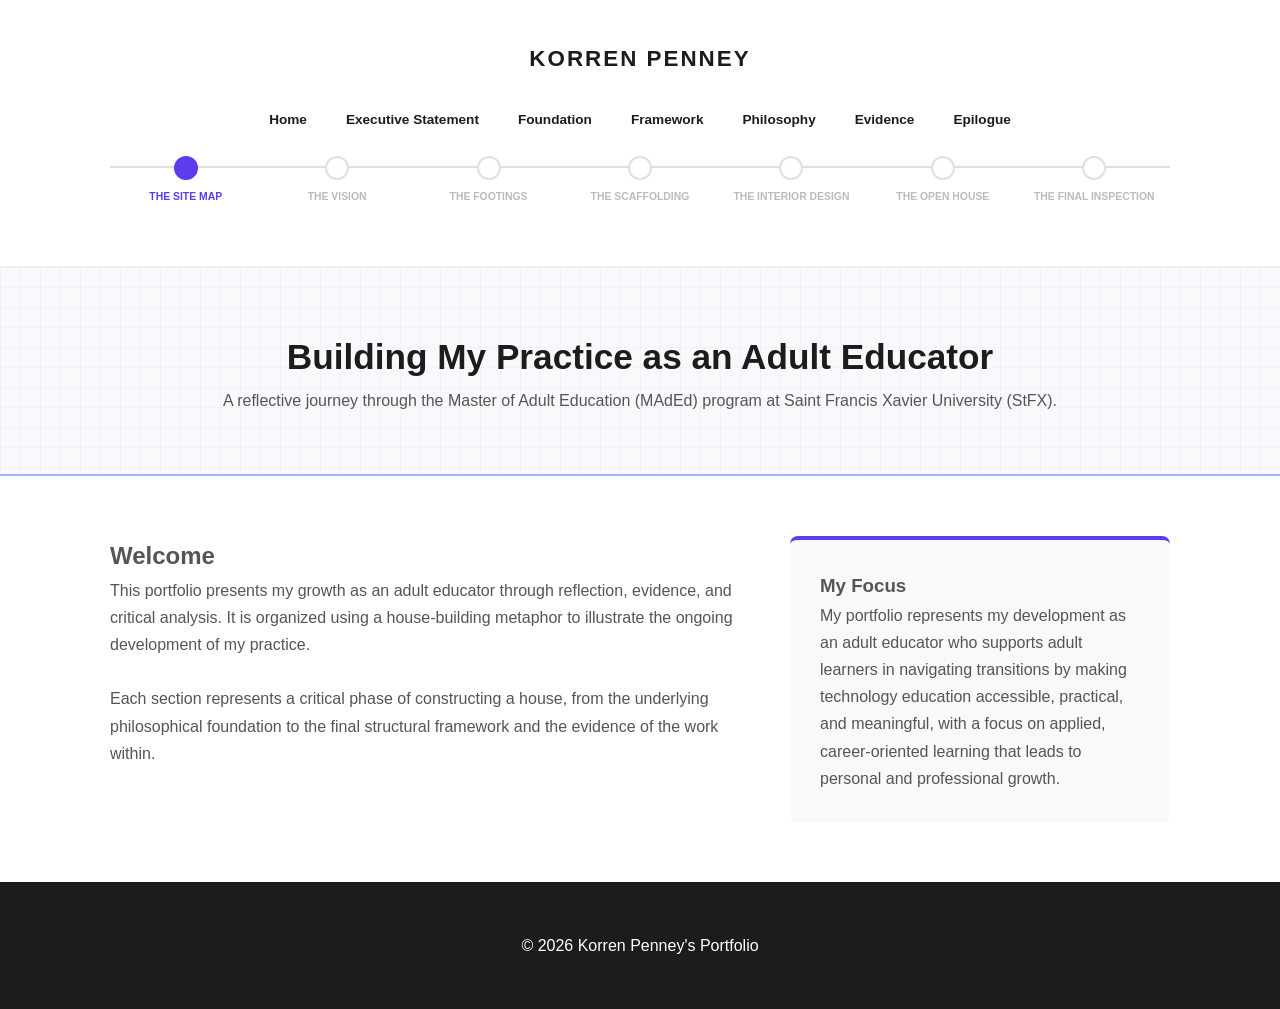
<file: index.html>
<!DOCTYPE html>
<html lang="en">

<head>
    <meta charset="UTF-8">
    <meta name="viewport" content="width=device-width, initial-scale=1.0">
    <title>Korren Penney | Adult Educator Portfolio</title>
    <link rel="stylesheet" href="styles.css">
    <script src="playReadAloud.js"></script>
    <script src="main.js"></script>
    <link rel="icon" type="image/png" href="images/favicon.png">    
</head>

<body>

    <header>
        <div class="container">
            <h1>Korren Penney</h1>
            <!-- Hamburger Button -->
            <button class="nav-toggle" id="menuToggle">☰</button>
            <nav id="navMenu">
                <a href="index.html">Home</a>
                <a href="executive-statement.html">Executive Statement</a>
                <a href="foundation.html">Foundation</a>
                <a href="framework.html">Framework</a>
                <a href="philosophy-statement.html">Philosophy</a>
                <a href="evidence.html">Evidence</a>
                <a href="epilogue.html">Epilogue</a>
            </nav>
            <div class="progress-container">
                <ul class="progress-bar">
                    <li class="active">The Site Map</li>
                    <li>The Vision</li>
                    <li>The Footings</li>
                    <li>The Scaffolding</li>
                    <li>The Interior Design</li>
                    <li>The Open House</li>
                    <li>The Final Inspection</li>
                </ul>
            </div>
        </div>
    </header>
    <!-- start read alound from here -->
    <div class="read-aloud">
        <section class="hero">
            <div class="container">
                <h2>Building My Practice as an Adult Educator</h2>
                <p>
                    A reflective journey through the Master of Adult Education (MAdEd) program at Saint Francis Xavier
                    University (StFX).
                </p>
            </div>
        </section>

        <div class="container">
            <div class="content-wrapper">
                <main class="main-content">
                    <h2>Welcome</h2>
                    <p>
                        This portfolio presents my growth as an adult educator through reflection, evidence, and
                        critical analysis. It is organized
                        using a house-building metaphor to illustrate the ongoing development of my practice.
                    </p>
                    <br>
                    <p>
                        Each section represents a critical phase of constructing a house, from the underlying
                        philosophical foundation to the final structural
                        framework and the evidence of the work within.
                    </p>
                </main>
                <aside class="sidebar">
                    <h3>My Focus</h3>
                    <p>
                        My portfolio represents my development as an adult educator who supports adult learners in
                        navigating transitions by
                        making technology education accessible, practical, and meaningful, with a focus on applied,
                        career-oriented learning
                        that leads to personal and professional growth.
                    </p>
                </aside>
            </div>
        </div>
    </div> <!-- end read aloud from here -->
    <!-- <div class="audio-guide-controls">
        <span class="phase-tag" style="margin-bottom: 0;">Audio Tour Guide</span>
        <div class="button-group">
            <button onclick="playReadAloud()">▶ Play</button>
            <button onclick="pauseReadAloud()">⏸ Pause</button>
            <button onclick="stopReadAloud()">⏹ Stop</button>
        </div>
    </div> -->
    <footer>
        <p>&copy; <span id="year"></span> Korren Penney's Portfolio</p>
    </footer>

</body>

</html>
</file>
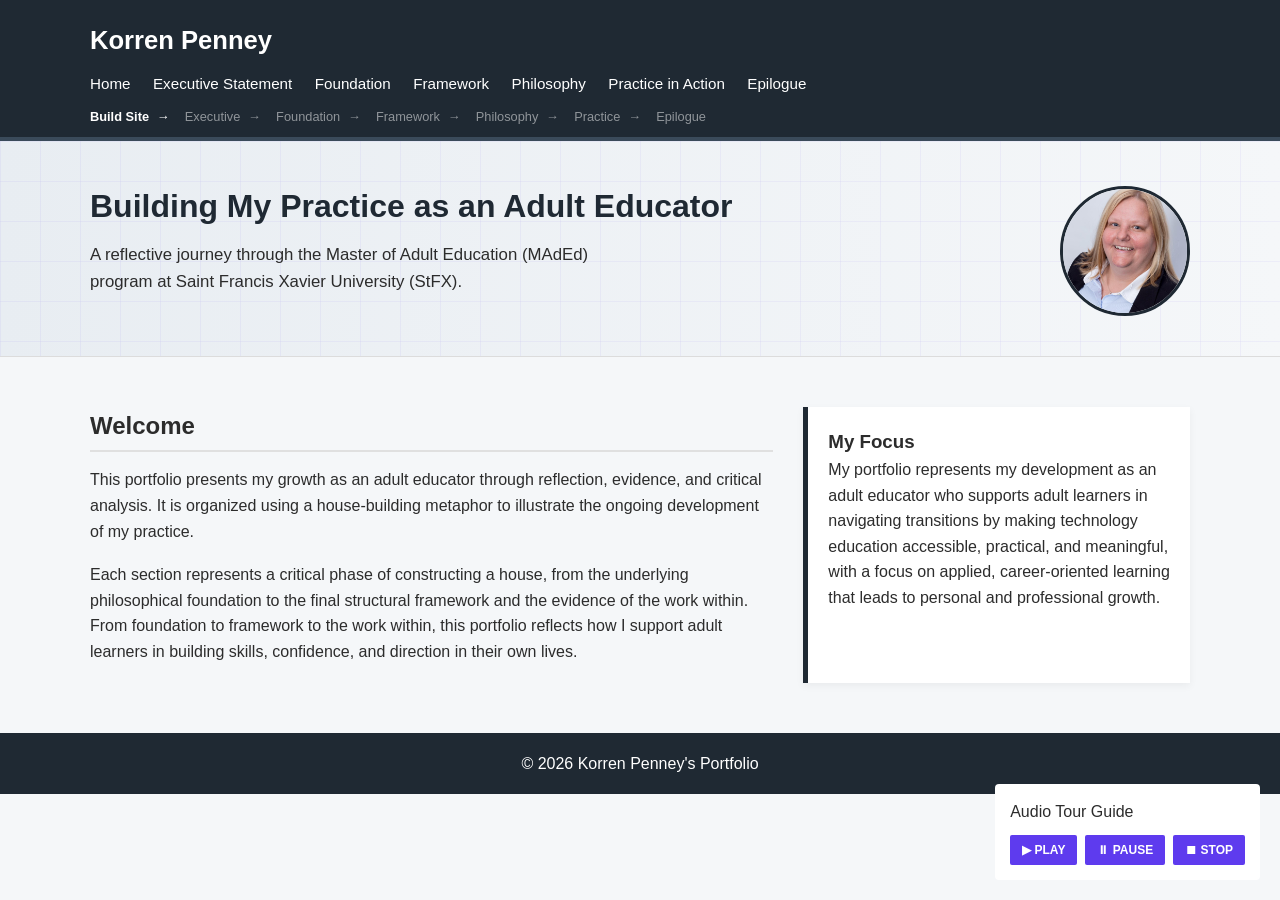
<file: wippages/index.html>
<!DOCTYPE html>
<html lang="en">
<head>
    <meta charset="UTF-8">
    <meta name="viewport" content="width=device-width, initial-scale=1.0">
    <title>Korren Penney | Adult Educator Portfolio</title>
    <link rel="stylesheet" href="styles-home.css">
	<script src="playReadAloud.js"></script>
</head>
<body>

<header>
    <div class="container">
        <h1>Korren Penney</h1>
        <nav>
            <a href="index.html">Home</a>
            <a href="executive-statement.html">Executive Statement</a>
            <a href="foundation.html">Foundation</a>
            <a href="framework.html">Framework</a>
            <a href="philosophy-statement.html">Philosophy</a>
            <a href="evidence.html">Practice in Action</a>
            <a href="epilogue.html">Epilogue</a>
        </nav>

        <div class="progress-container">
            <ul class="progress-bar">
                <li class="active">Build Site</li>
                <li>Executive</li>
                <li>Foundation</li>
                <li>Framework</li>
                <li>Philosophy</li>
                <li>Practice</li>
                <li>Epilogue</li>
            </ul>
        </div>
    </div>
</header>
<!-- start read alound from here -->
<div class="read-aloud"> 
<section class="hero">
    <div class="container hero-content">
        <div class="hero-text">
            <h2>Building My Practice as an Adult Educator</h2>
        <p>
            A reflective journey through the Master of Adult Education (MAdEd) program at Saint Francis Xavier University (StFX).
        </p>
        </div>

        <div class="hero-image">
            <img src="images/profile-picture.jpg" alt="Profile picture of Korren Penney">
        </div>
    </div>
</section>

<div class="container">
    <div class="content-wrapper">
        <main class="main-content">
            <h2>Welcome</h2>

            <p>
                 This portfolio presents my growth as an adult educator through reflection, evidence, and critical analysis. It is organized 
                using a house-building metaphor to illustrate the ongoing development of my practice.
             </p>

            <p>
				Each section represents a critical phase of constructing a house, from the underlying philosophical foundation to the final structural 
                framework and the evidence of the work within. From foundation to framework to the work within, this portfolio reflects how I support 
				adult learners in building skills, confidence, and direction in their own lives.
            </p>
        </main>

        <aside class="sidebar">
            <h3>My Focus</h3>
            <p>
                My portfolio represents my development as an adult educator who supports adult learners in navigating transitions by 
                making technology education accessible, practical, and meaningful, with a focus on applied, career-oriented learning 
                that leads to personal and professional growth.       
            </p>
        </aside>
    </div>
</div>
</div><!-- end read aloud from here -->
<div class="audio-guide-controls">
    <span class="phase-tag" style="margin-bottom: 0;">Audio Tour Guide</span>
    <div class="button-group">
        <button onclick="playReadAloud()">▶ Play</button>
        <button onclick="pauseReadAloud()">⏸ Pause</button>
        <button onclick="stopReadAloud()">⏹ Stop</button>
        <!-- <button onclick="stopReadAloud()" style="background: var(--blueprint-line);">⏭ Skip</button> -->
    </div>
</div>
<footer>
    <p>&copy; <span id="year"></span> Korren Penney's Portfolio</p>
</footer>

<script>
    document.getElementById("year").innerHTML = new Date().getFullYear();
</script>

</body>
</html>
</file>
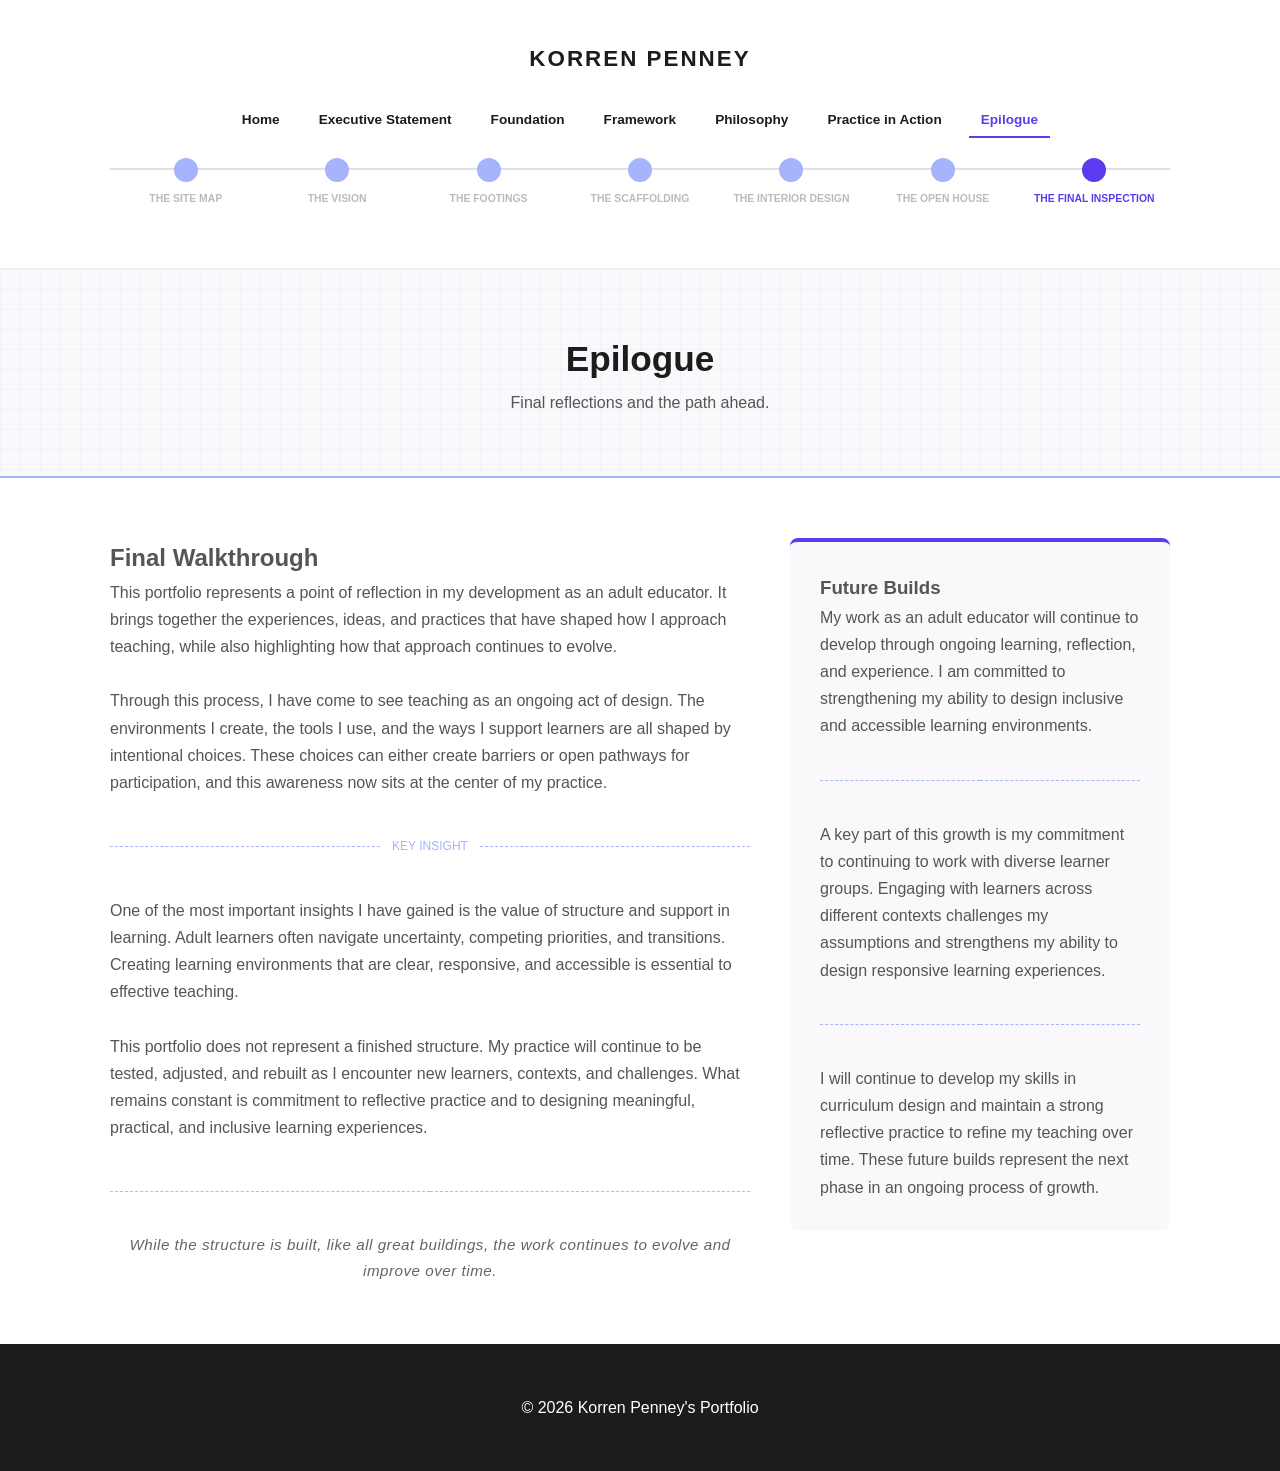
<file: epilogue.html>
<!DOCTYPE html>
<html lang="en">

<head>
    <meta charset="UTF-8">
    <meta name="viewport" content="width=device-width, initial-scale=1.0">
    <title>Epilogue | Korren Penney</title>
    <link rel="stylesheet" href="styles.css">
    <script src="playReadAloud.js"></script>
    <script src="main.js"></script>
    <link rel="icon" type="image/png" href="images/favicon.png">        
</head>

<body>
    <header>
        <div class="container">
            <h1>Korren Penney</h1>
            <!-- Hamburger Button -->
            <button class="nav-toggle" id="menuToggle">☰</button>
            <nav id="navMenu">
                <a href="index.html">Home</a>
                <a href="executive-statement.html">Executive Statement</a>
                <a href="foundation.html">Foundation</a>
                <a href="framework.html">Framework</a>
                <a href="philosophy-statement.html">Philosophy</a>
                <a href="evidence.html">Practice in Action</a>
                <a href="epilogue.html" class="active">Epilogue</a>
            </nav>
            <div class="progress-container">
                <ul class="progress-bar">
                    <li class="completed">The Site Map</li>
                    <li class="completed">The Vision</li>
                    <li class="completed">The Footings</li>
                    <li class="completed">The Scaffolding</li>
                    <li class="completed">The Interior Design</li>                    
                    <li class="completed">The Open House</li>
                    <li class="active">The Final Inspection</li>
                </ul>
            </div>
        </div>
    </header>
    <!-- start read aloud from here -->
    <div class="read-aloud">
        <section class="hero">
            <div class="container">
                <h2>Epilogue</h2>
                <p>Final reflections and the path ahead.</p>
            </div>
        </section>
        <div class="container">
            <div class="content-wrapper">

                <!-- MAIN CONTENT -->
                <main class="main-content">

                    <h2>Final Walkthrough</h2>

                    <p class="drop-cap">
                        This portfolio represents a point of reflection in my development as an adult educator. It
                        brings together the experiences, ideas, and practices that have shaped how I approach teaching, 
                        while also highlighting how that approach continues to evolve.
                    </p>
                    <br>
                    <p>
                        Through this process, I have come to see teaching as an ongoing act of design. The environments
                        I create, the tools I use, and the ways I support learners are all shaped by intentional choices.
                        These choices can either create barriers or open pathways for participation, and this awareness
                        now sits at the center of my practice.
                    </p>

                    <div class="measurement-line">Key Insight</div>

                    <p>
                        One of the most important insights I have gained is the value of structure and support in
                        learning. Adult learners often navigate uncertainty, competing priorities, and transitions. Creating
                        learning environments that are clear, responsive, and accessible is essential to effective teaching.
                    </p>
                    <br>
                    <p>
                        This portfolio does not represent a finished structure. My practice will continue to be tested,
                        adjusted, and rebuilt as I encounter new learners, contexts, and challenges. What remains
                        constant is commitment to reflective practice and to designing meaningful, practical, and inclusive
                        learning experiences.
                    </p>
                    <div class="closing-moment">
                        <div class="measurement-line"></div>
                        <p class="closing-text">
                            While the structure is built, like all great buildings, the work continues to evolve and
                            improve
                            over time.
                        </p>
                    </div>
                </main>

                <!-- SIDEBAR -->
                <aside class="sidebar future-builds">

                    <h3>Future Builds</h3>

                    <p>
                        My work as an adult educator will continue to develop through ongoing learning, reflection, and
                        experience. I am committed to strengthening my ability to design inclusive and accessible learning
                        environments.
                    </p>

                    <div class="measurement-line"></div>

                    <p>
                        A key part of this growth is my commitment to continuing to work with diverse learner groups.
                        Engaging with learners across different contexts challenges my assumptions and strengthens my
                        ability to design responsive learning experiences.
                    </p>

                    <div class="measurement-line"></div>

                    <p>
                        I will continue to develop my skills in curriculum design and maintain a strong reflective
                        practice to refine my teaching over time. These future builds represent the next phase in an ongoing
                        process of growth.
                    </p>

                </aside>

            </div>
        </div>
    </div><!-- end read aloud from here -->
    <!-- <div class="audio-guide-controls">
        <span class="phase-tag" style="margin-bottom: 0;">Audio Tour Guide</span>
        <div class="button-group">
            <button onclick="playReadAloud()">▶ Play</button>
            <button onclick="pauseReadAloud()">⏸ Pause</button>
            <button onclick="stopReadAloud()">⏹ Stop</button>
        </div>
    </div> -->
    <footer>
        <p>&copy; <span id="year"></span> Korren Penney's Portfolio</p>
    </footer>

</body>

</html>
</file>
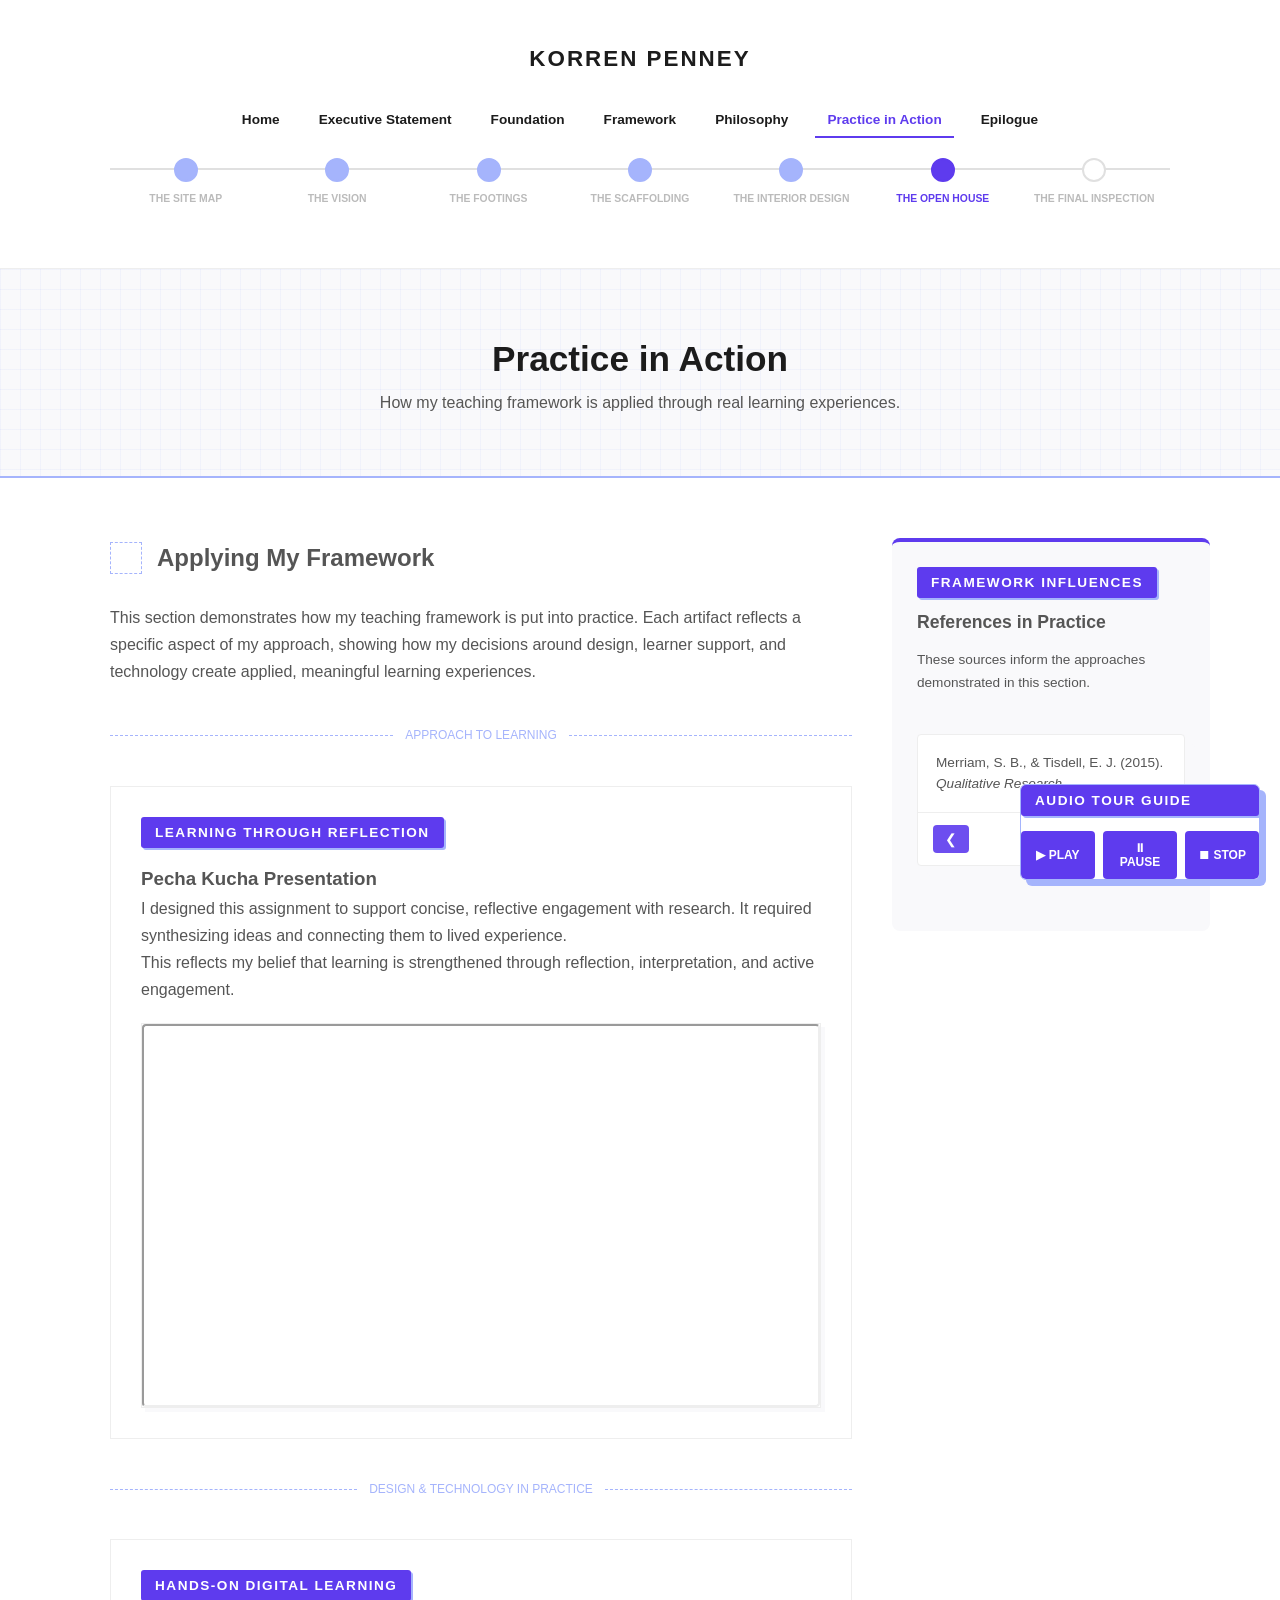
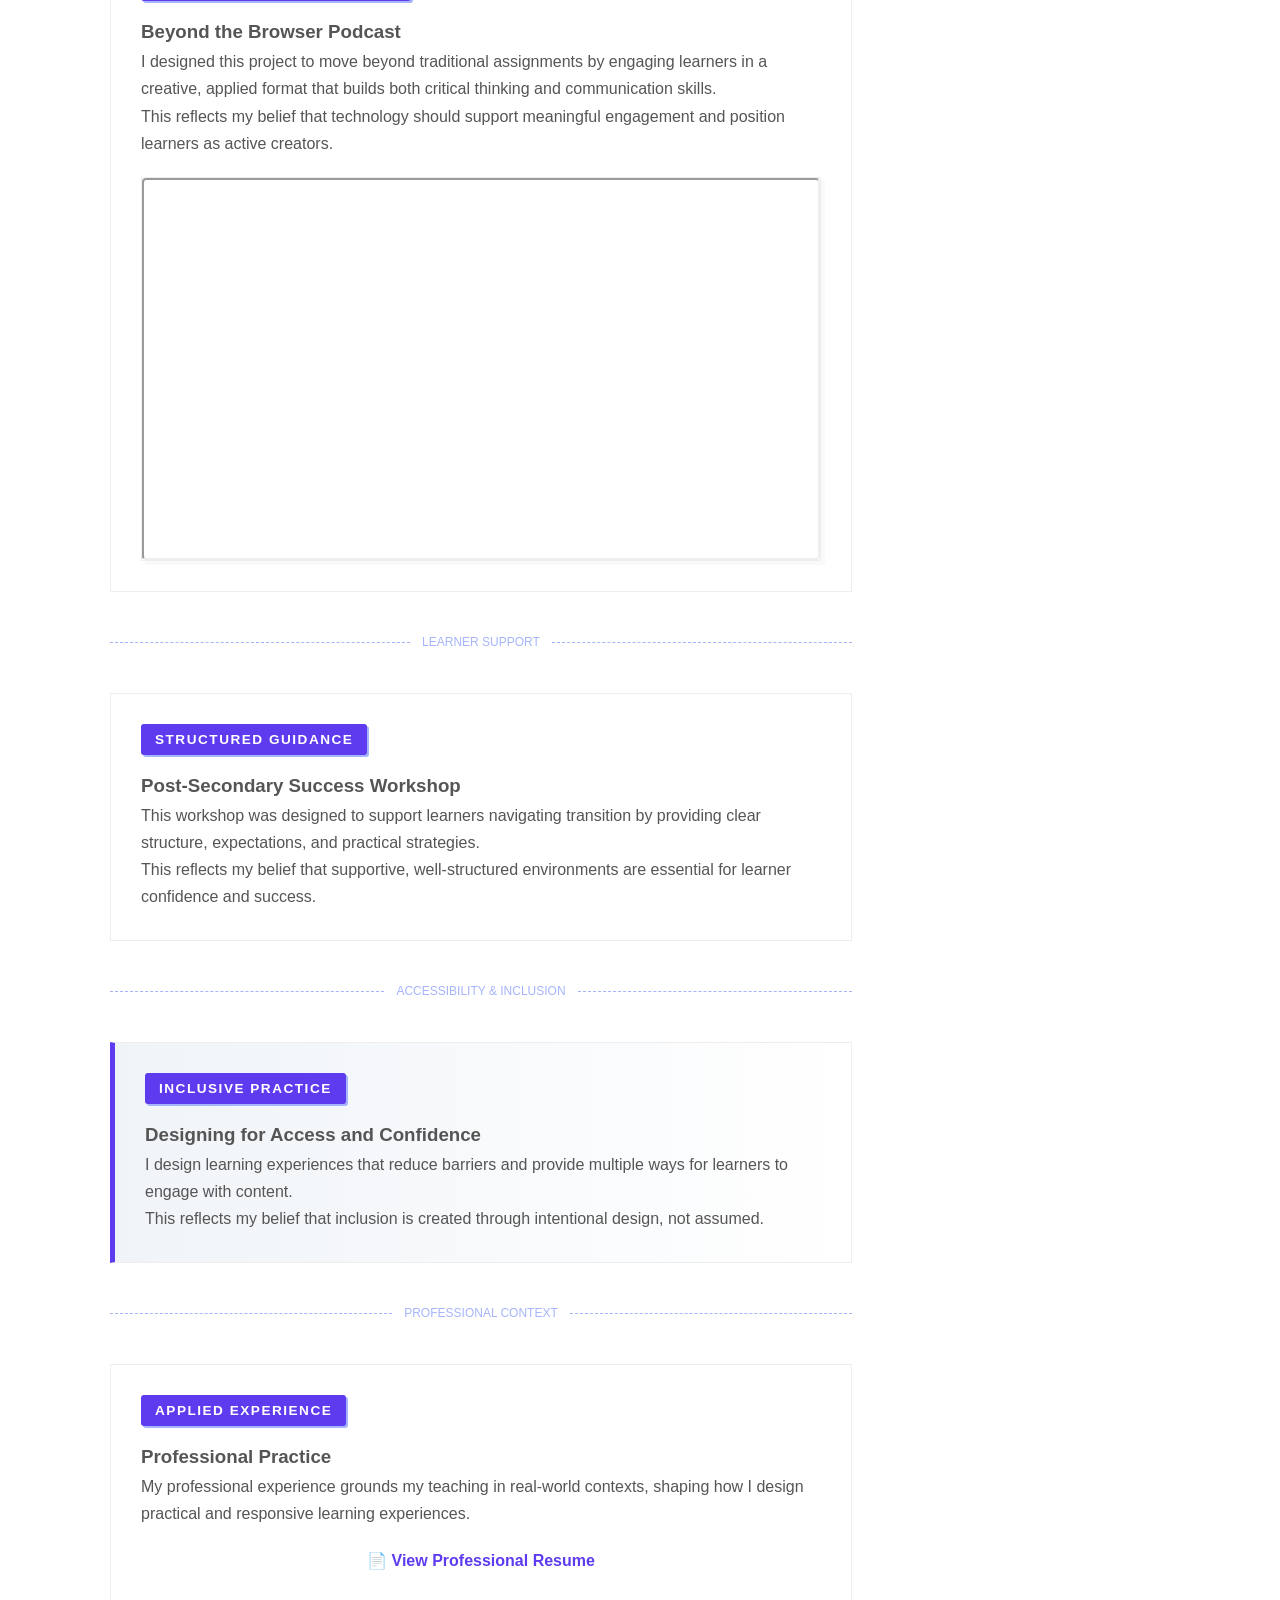
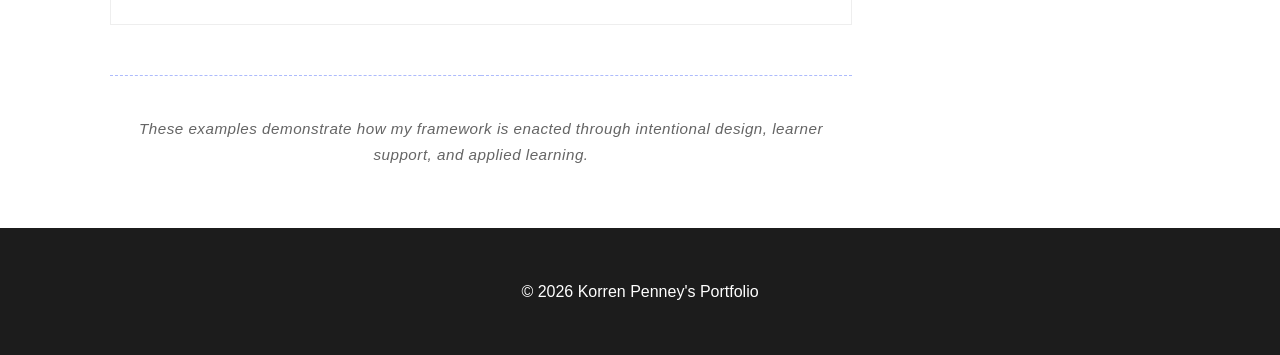
<file: evidence-v2.html>
<!DOCTYPE html>
<html lang="en">

<head>
    <meta charset="UTF-8">
    <meta name="viewport" content="width=device-width, initial-scale=1.0">
    <title>Practice in Action | Korren Penney</title>
    <link rel="stylesheet" href="styles.css">
    <link rel="stylesheet" href="evidence.css">
    <script src="playReadAloud.js"></script>
    <script src="main.js"></script>
</head>

<body>

    <header>
        <div class="container">
            <h1>Korren Penney</h1>
            <!-- Hamburger Button -->
            <button class="nav-toggle" id="menuToggle">☰</button>
            <nav id="navMenu">
                <a href="index.html">Home</a>
                <a href="executive-statement.html">Executive Statement</a>
                <a href="foundation.html">Foundation</a>
                <a href="framework.html">Framework</a>
                <a href="philosophy-statement.html">Philosophy</a>
                <a href="evidence.html" class="active">Practice in Action</a>
                <a href="epilogue.html">Epilogue</a>
            </nav>

            <div class="progress-container">
                <ul class="progress-bar">
                    <li class="completed">The Site Map</li>
                    <li class="completed">The Vision</li>
                    <li class="completed">The Footings</li>
                    <li class="completed">The Scaffolding</li>
                    <li class="completed">The Interior Design</li>                    
                    <li class="active">The Open House</li>
                    <li>The Final Inspection</li>
                </ul>
            </div>
        </div>
    </header>

    <div class="read-aloud">

        <!-- HERO -->
        <section class="hero">
            <div class="container">
                <h2>Practice in Action</h2>
                <p>How my teaching framework is applied through real learning experiences.</p>
            </div>
        </section>

        <!-- MAIN + SIDEBAR -->
        <div class="container">
            <div class="content-wrapper">

                <!-- MAIN CONTENT -->
                <main class="main-content">

                    <div class="blueprint-header">
                        <h2>Applying My Framework</h2>
                    </div>

                    <p class="intro-text">
                        This section demonstrates how my teaching framework is put into practice. Each artifact reflects
                        a specific aspect of my approach, showing how my decisions around design, learner support, and
                        technology create applied, meaningful learning experiences.
                    </p>

                    <!-- APPROACH -->
                    <div class="measurement-line">Approach to Learning</div>

                    <div class="building-block">
                        <span class="phase-tag">Learning Through Reflection</span>
                        <h3>Pecha Kucha Presentation</h3>

                        <p>
                            I designed this assignment to support concise, reflective engagement with research. It
                            required synthesizing ideas and connecting them to lived experience.
                        </p>

                        <p>
                            This reflects my belief that learning is strengthened through reflection, interpretation,
                            and active engagement.
                        </p>

                        <div class="video-container">
                            <iframe src="https://www.canva.com/design/DAHIJej48yo/eV2MFNRAUBNJF_4-zEfekQ/watch?embed"
                                allowfullscreen></iframe>
                        </div>
                    </div>

                    <!-- DESIGN + TECH -->
                    <div class="measurement-line">Design & Technology in Practice</div>

                    <div class="building-block">
                        <span class="phase-tag">Hands-On Digital Learning</span>
                        <h3>Beyond the Browser Podcast</h3>

                        <p>
                            I designed this project to move beyond traditional assignments by engaging learners in a
                            creative, applied format that builds both critical thinking and communication skills.
                        </p>

                        <p>
                            This reflects my belief that technology should support meaningful engagement and position
                            learners as active creators.
                        </p>

                        <div class="video-container">
                            <iframe src="https://www.canva.com/design/DAGmZUNaYRA/rFJ-bNni1N3cfDHul9PZfg/watch?embed"
                                allowfullscreen></iframe>
                        </div>
                    </div>

                    <!-- SUPPORT -->
                    <div class="measurement-line">Learner Support</div>

                    <div class="building-block">
                        <span class="phase-tag">Structured Guidance</span>
                        <h3>Post-Secondary Success Workshop</h3>

                        <p>
                            This workshop was designed to support learners navigating transition by providing clear
                            structure, expectations, and practical strategies.
                        </p>

                        <p>
                            This reflects my belief that supportive, well-structured environments are essential for
                            learner confidence and success.
                        </p>
                    </div>

                    <!-- ACCESSIBILITY -->
                    <div class="measurement-line">Accessibility & Inclusion</div>

                    <div class="building-block highlight-block">
                        <span class="phase-tag">Inclusive Practice</span>
                        <h3>Designing for Access and Confidence</h3>

                        <p>
                            I design learning experiences that reduce barriers and provide multiple ways for learners to
                            engage with content.
                        </p>

                        <p>
                            This reflects my belief that inclusion is created through intentional design, not assumed.
                        </p>
                    </div>

                    <!-- PROFESSIONAL -->
                    <div class="measurement-line">Professional Context</div>

                    <div class="building-block">
                        <span class="phase-tag">Applied Experience</span>
                        <h3>Professional Practice</h3>

                        <p>
                            My professional experience grounds my teaching in real-world contexts, shaping how I design
                            practical and responsive learning experiences.
                        </p>

                        <div style="text-align: center; padding: 20px;">
                            <a href="artifacts/KP_Resume.pdf" target="_blank"
                                style="text-decoration: none; color: var(--primary-blue); font-weight: bold;">
                                📄 View Professional Resume
                            </a>
                        </div>
                    </div>

                    <!-- CLOSING -->
                    <div class="closing-moment">
                        <div class="measurement-line"></div>
                        <p class="closing-text">
                            These examples demonstrate how my framework is enacted through intentional design, learner
                            support, and applied learning.
                        </p>
                    </div>

                </main>

                <!-- SIDEBAR -->
                <aside class="sidebar references-aside">

                    <span class="phase-tag">Framework Influences</span>

                    <h3>References in Practice</h3>

                    <p class="references-intro">
                        These sources inform the approaches demonstrated in this section.
                    </p>

                    <div class="slider-container small-slider">

                        <div class="slider-wrapper" id="referenceSlider">

                            <div class="timeline-slide">
                                <p>
                                    Merriam, S. B., & Tisdell, E. J. (2015).
                                    <em>Qualitative Research</em>.
                                </p>
                            </div>

                            <div class="timeline-slide">
                                <p>
                                    Freire, P. (1970).
                                    <em>Pedagogy of the Oppressed</em>.
                                </p>
                            </div>

                            <div class="timeline-slide">
                                <p>
                                    hooks, b. (1994).
                                    <em>Teaching to Transgress</em>.
                                </p>
                            </div>

                            <div class="timeline-slide">
                                <p>
                                    Government of Canada. (2022).
                                    <em>Tri-Council Policy Statement</em>.
                                </p>
                            </div>

                        </div>

                        <!-- NEW: controls BELOW -->
                        <div class="slider-controls">
                            <button class="slider-btn prev" onclick="moveSlide(-1)">&#10094;</button>
                            <button class="slider-btn next" onclick="moveSlide(1)">&#10095;</button>
                        </div>

                    </div>

                </aside>
            </div>
        </div>

    </div>

    <!-- AUDIO CONTROLS -->
    <div class="audio-guide-controls">
        <span class="phase-tag">Audio Tour Guide</span>
        <div class="button-group">
            <button onclick="playReadAloud()">▶ Play</button>
            <button onclick="pauseReadAloud()">⏸ Pause</button>
            <button onclick="stopReadAloud()">⏹ Stop</button>
        </div>
    </div>

    <footer>
        <p>&copy; <span id="year"></span> Korren Penney's Portfolio</p>
    </footer>

</body>

</html>
</file>
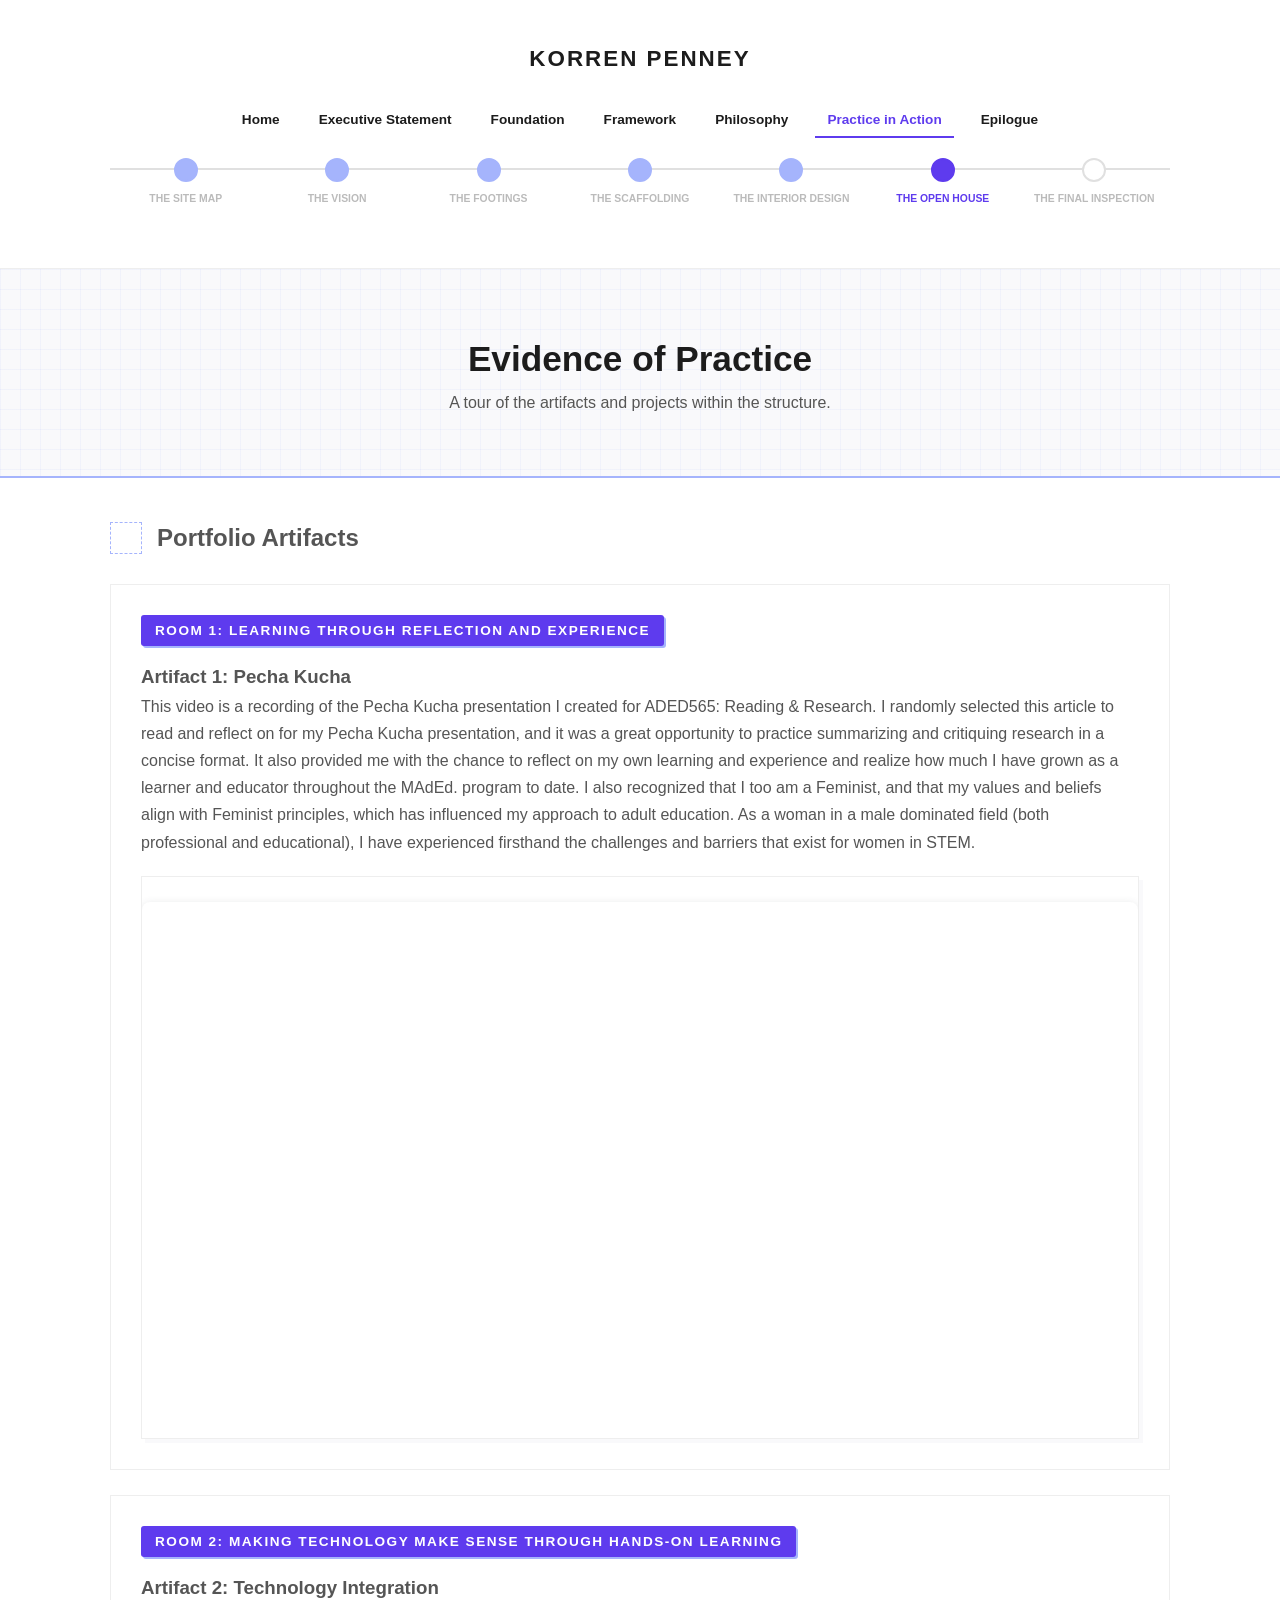
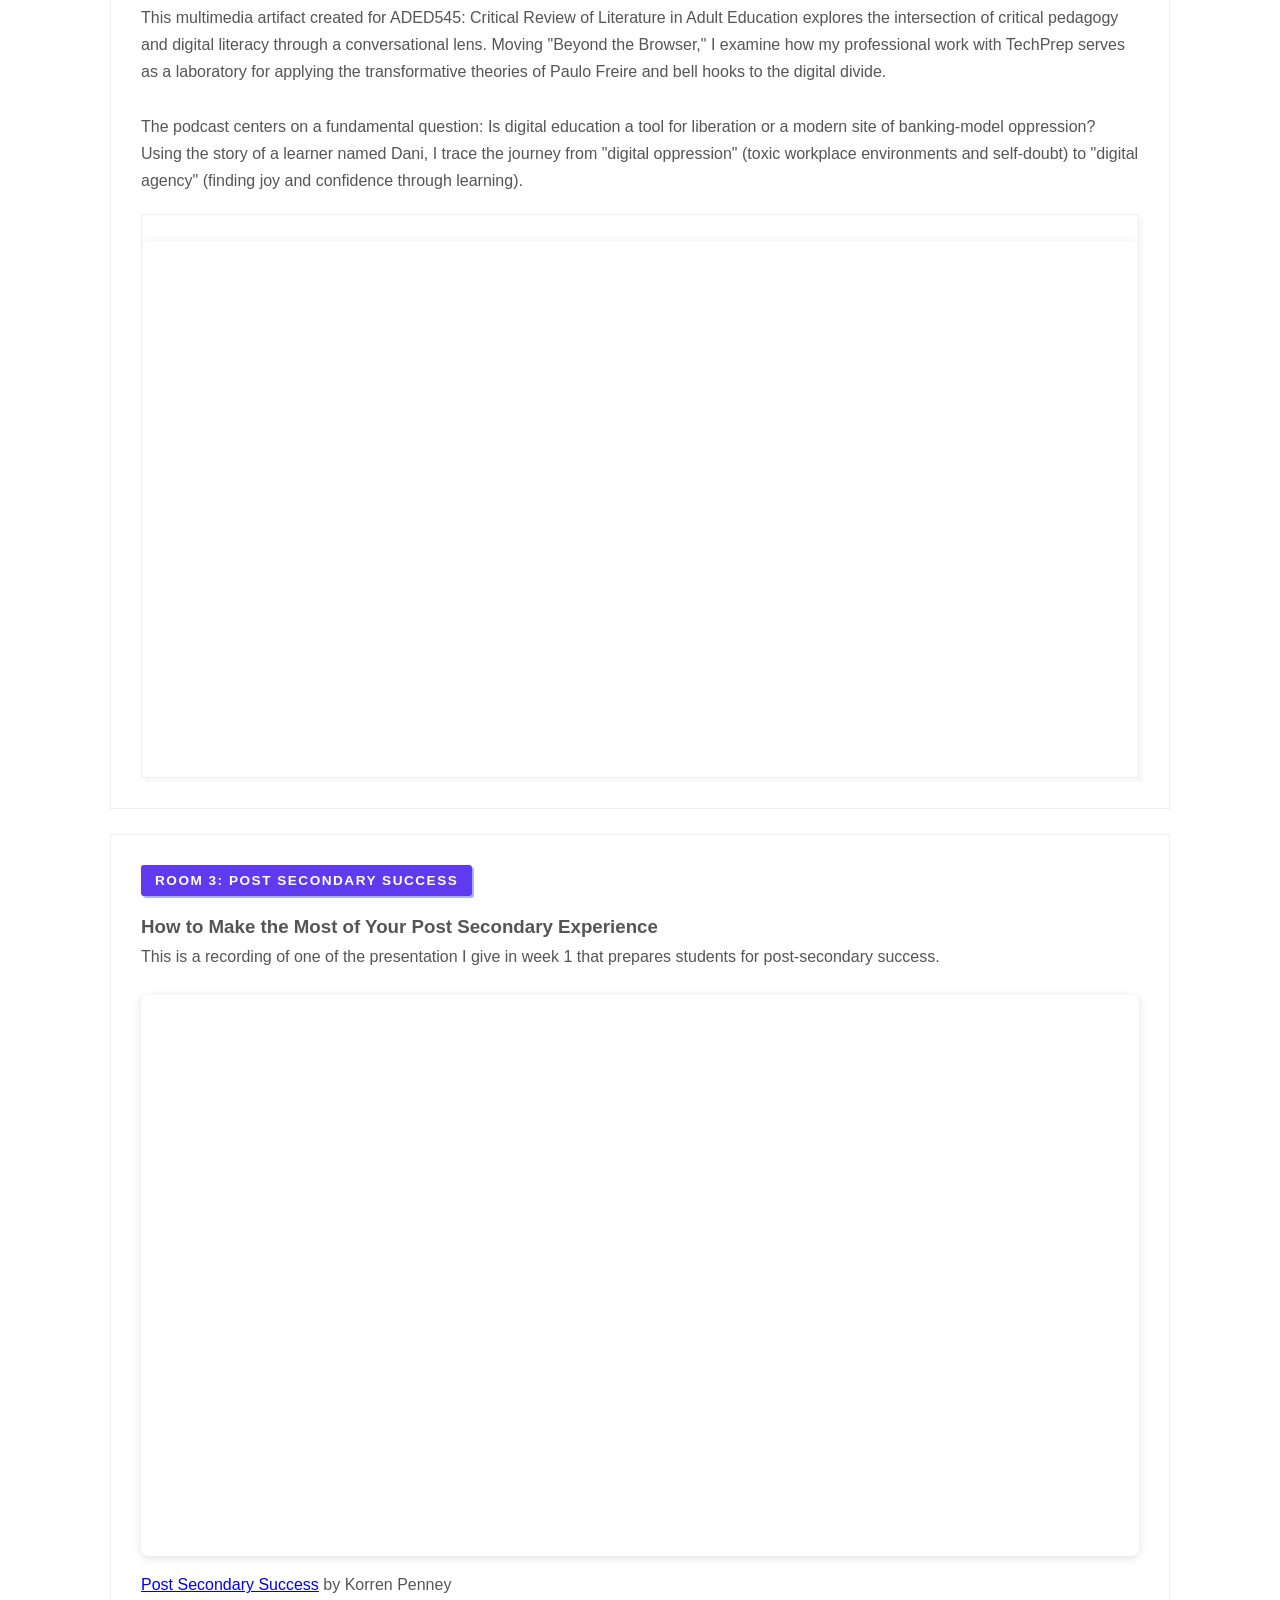
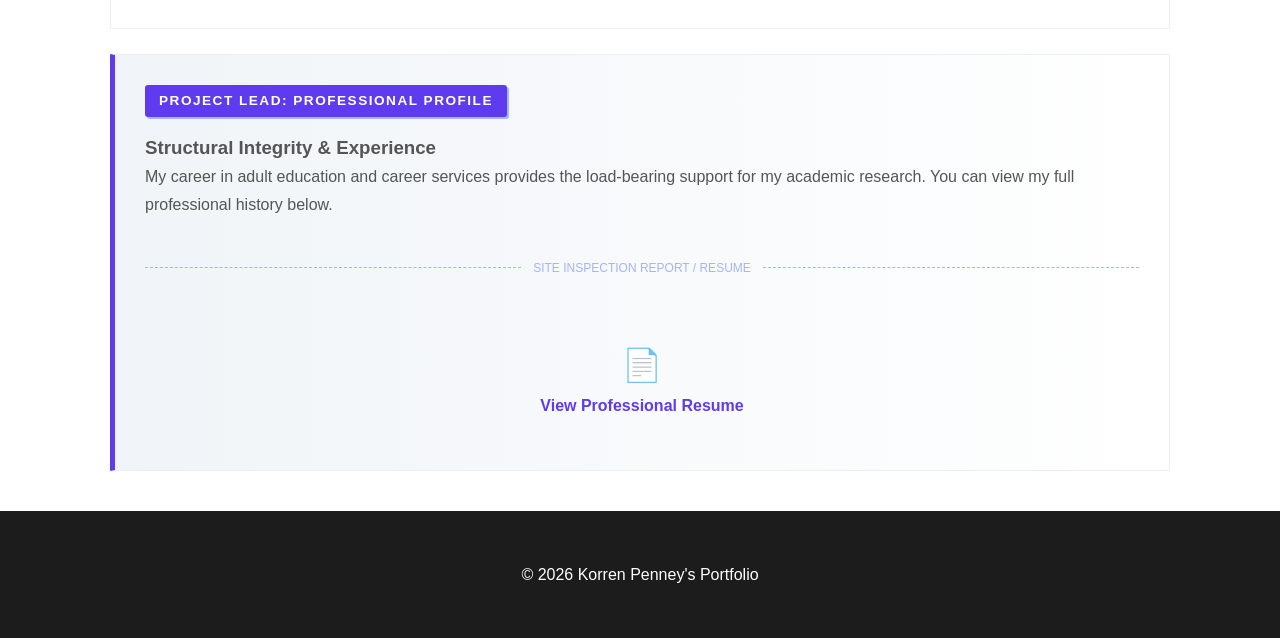
<file: evidence.html>
<!DOCTYPE html>
<html lang="en">

<head>
    <meta charset="UTF-8">
    <meta name="viewport" content="width=device-width, initial-scale=1.0">
    <title>Evidence | Korren Penney</title>
    <link rel="stylesheet" href="styles.css">
    <script src="playReadAloud.js"></script>
    <script src="main.js"></script>
    <link rel="icon" type="image/png" href="images/favicon.png">        
</head>

<body>
    <header>
        <div class="container">
            <h1>Korren Penney</h1>
            <!-- Hamburger Button -->
            <button class="nav-toggle" id="menuToggle">☰</button>
            <nav id="navMenu">
                <a href="index.html">Home</a>
                <a href="executive-statement.html">Executive Statement</a>
                <a href="foundation.html">Foundation</a>
                <a href="framework.html">Framework</a>
                <a href="philosophy-statement.html">Philosophy</a>
                <a href="evidence.html" class="active">Practice in Action</a>
                <a href="epilogue.html">Epilogue</a>
            </nav>
            <div class="progress-container">
                <ul class="progress-bar">
                    <li class="completed">The Site Map</li>
                    <li class="completed">The Vision</li>
                    <li class="completed">The Footings</li>
                    <li class="completed">The Scaffolding</li>
                    <li class="completed">The Interior Design</li>                    
                    <li class="active">The Open House</li>
                    <li>The Final Inspection</li>
                </ul>
            </div>
        </div>
    </header>
    <!-- start read alound from here -->
    <div class="read-aloud">
        <section class="hero">
            <div class="container">
                <h2>Evidence of Practice</h2>
                <p>A tour of the artifacts and projects within the structure.</p>
            </div>
        </section>

        <div class="container">
            <div class="blueprint-header">
                <h2>Portfolio Artifacts</h2>
            </div>
            <div class="artifact-grid">
                <div class="building-block">
                    <span class="phase-tag">Room 1: Learning Through Reflection and Experience</span>
                    <h3>Artifact 1: Pecha Kucha</h3>
                    <p>
                        This video is a recording of the Pecha Kucha presentation I created for ADED565: Reading &
                        Research.
                        I randomly
                        selected this article to read and reflect on for my Pecha Kucha presentation, and it was a great
                        opportunity to
                        practice summarizing and critiquing research in a concise format. It also provided me with the
                        chance to reflect
                        on my own learning and experience and realize how much I have grown as a learner
                        and educator throughout the MAdEd. program to date. I also recognized that I too am a Feminist,
                        and
                        that my
                        values and beliefs align with Feminist principles, which has influenced my approach to adult
                        education. As a woman in a
                        male dominated field (both professional and educational), I have experienced firsthand the
                        challenges and barriers
                        that exist for women in STEM.
                    </p>
                    <div class="video-container">
                        <div style="position: relative; width: 100%; height: 0; padding-top: 56.2500%;
 padding-bottom: 0; box-shadow: 0 2px 8px 0 rgba(63,69,81,0.16); margin-top: 1.6em; margin-bottom: 0.9em; overflow: hidden;
 border-radius: 8px; will-change: transform;">
                            <iframe loading="lazy"
                                style="position: absolute; width: 100%; height: 100%; top: 0; left: 0; border: none; padding: 0;margin: 0;"
                                src="https://www.canva.com/design/DAHIJej48yo/eV2MFNRAUBNJF_4-zEfekQ/watch?embed"
                                allowfullscreen="allowfullscreen" allow="fullscreen">
                            </iframe>
                        </div>
                        <a href="https:&#x2F;&#x2F;www.canva.com&#x2F;design&#x2F;DAHIJej48yo&#x2F;eV2MFNRAUBNJF_4-zEfekQ&#x2F;watch?utm_content=DAHIJej48yo&amp;utm_campaign=designshare&amp;utm_medium=embeds&amp;utm_source=link"
                            target="_blank" rel="noopener">Pecha Kucha - Korren Penney</a> by Korren Penney
                    </div>
                </div>
                <div class="building-block">
                    <span class="phase-tag">Room 2: Making Technology Make Sense Through Hands-On Learning</span>
                    <h3>Artifact 2: Technology Integration</h3>
                    <p>
                        This multimedia artifact created for ADED545: Critical Review of Literature in Adult Education
                        explores the intersection of
                        critical pedagogy and digital literacy through a conversational lens. Moving "Beyond the
                        Browser," I
                        examine how my professional
                        work with TechPrep serves as a laboratory for applying the transformative theories of Paulo
                        Freire
                        and bell hooks to the digital
                        divide.
                    </p>
                    <br>
                    <p>
                        The podcast centers on a fundamental question: Is digital education a tool for liberation or a
                        modern site of banking-model oppression?
                        Using the story of a learner named Dani, I trace the journey from "digital oppression" (toxic
                        workplace environments and self-doubt) to
                        "digital agency" (finding joy and confidence through learning).
                    </p>
                    <div class="video-container">
                        <div style="position: relative; width: 100%; height: 0; padding-top: 56.2500%;
 padding-bottom: 0; box-shadow: 0 2px 8px 0 rgba(63,69,81,0.16); margin-top: 1.6em; margin-bottom: 0.9em; overflow: hidden;
 border-radius: 8px; will-change: transform;">
                            <iframe loading="lazy"
                                style="position: absolute; width: 100%; height: 100%; top: 0; left: 0; border: none; padding: 0;margin: 0;"
                                src="https://www.canva.com/design/DAGmZUNaYRA/rFJ-bNni1N3cfDHul9PZfg/watch?embed"
                                allowfullscreen="allowfullscreen" allow="fullscreen">
                            </iframe>
                        </div>
                        <a href="https:&#x2F;&#x2F;www.canva.com&#x2F;design&#x2F;DAGmZUNaYRA&#x2F;rFJ-bNni1N3cfDHul9PZfg&#x2F;watch?utm_content=DAGmZUNaYRA&amp;utm_campaign=designshare&amp;utm_medium=embeds&amp;utm_source=link"
                            target="_blank" rel="noopener">Podcast-Assignment</a> by Korren Penney
                    </div>
                </div>
                <div class="building-block">
                    <span class="phase-tag">Room 3: Post Secondary Success</span>
                    <h3>How to Make the Most of Your Post Secondary Experience</h3>
                    <p>This is a recording of one of the  presentation I give in week 1 that prepares students for post-secondary success.</p>
                        <div style="position: relative; width: 100%; height: 0; padding-top: 56.2500%;
                        padding-bottom: 0; box-shadow: 0 2px 8px 0 rgba(63,69,81,0.16); margin-top: 1.6em; margin-bottom: 0.9em; overflow: hidden;
                        border-radius: 8px; will-change: transform;">
                            <iframe loading="lazy"
                                style="position: absolute; width: 100%; height: 100%; top: 0; left: 0; border: none; padding: 0;margin: 0;"
                                src="https://www.canva.com/design/DAHIctJt5_A/tyQacJR-2vYelZ2LQlf8ow/watch?embed"
                                allowfullscreen="allowfullscreen" allow="fullscreen">
                            </iframe>
                        </div>
                        <a href="https:&#x2F;&#x2F;www.canva.com&#x2F;design&#x2F;DAHIctJt5_A&#x2F;tyQacJR-2vYelZ2LQlf8ow&#x2F;watch?utm_content=DAHIctJt5_A&amp;utm_campaign=designshare&amp;utm_medium=embeds&amp;utm_source=link"
                            target="_blank" rel="noopener">Post Secondary Success</a> by Korren Penney
                    </div>

                </div>
                <div class="building-block highlight-block">
                    <span class="phase-tag">Project Lead: Professional Profile</span>
                    <h3>Structural Integrity & Experience</h3>
                    <p>My career in adult education and career services provides the load-bearing support for my
                        academic
                        research. You can view my full professional history below.</p>

                    <div class="measurement-line">Site Inspection Report / Resume</div>

                    <div style="text-align: center; padding: 20px;">
                        <a href="artifacts/KP_Resume.pdf" target="_blank"
                            style="text-decoration: none; color: var(--primary-blue); font-weight: bold;">
                            <span style="font-size: 2rem;">📄</span><br>
                            View Professional Resume
                        </a>
                    </div>
                </div>
            </div>
        </div>
        <!-- end read aloud from here -->
        <!-- <div class="audio-guide-controls">
            <span class="phase-tag" style="margin-bottom: 0;">Audio Tour Guide</span>
            <div class="button-group">
                <button onclick="playReadAloud()">▶ Play</button>
                <button onclick="pauseReadAloud()">⏸ Pause</button>
                <button onclick="stopReadAloud()">⏹ Stop</button>
            </div>
        </div> -->
        <footer>
            <p>&copy; <span id="year"></span> Korren Penney's Portfolio</p>
        </footer>

</body>

</html>
</file>
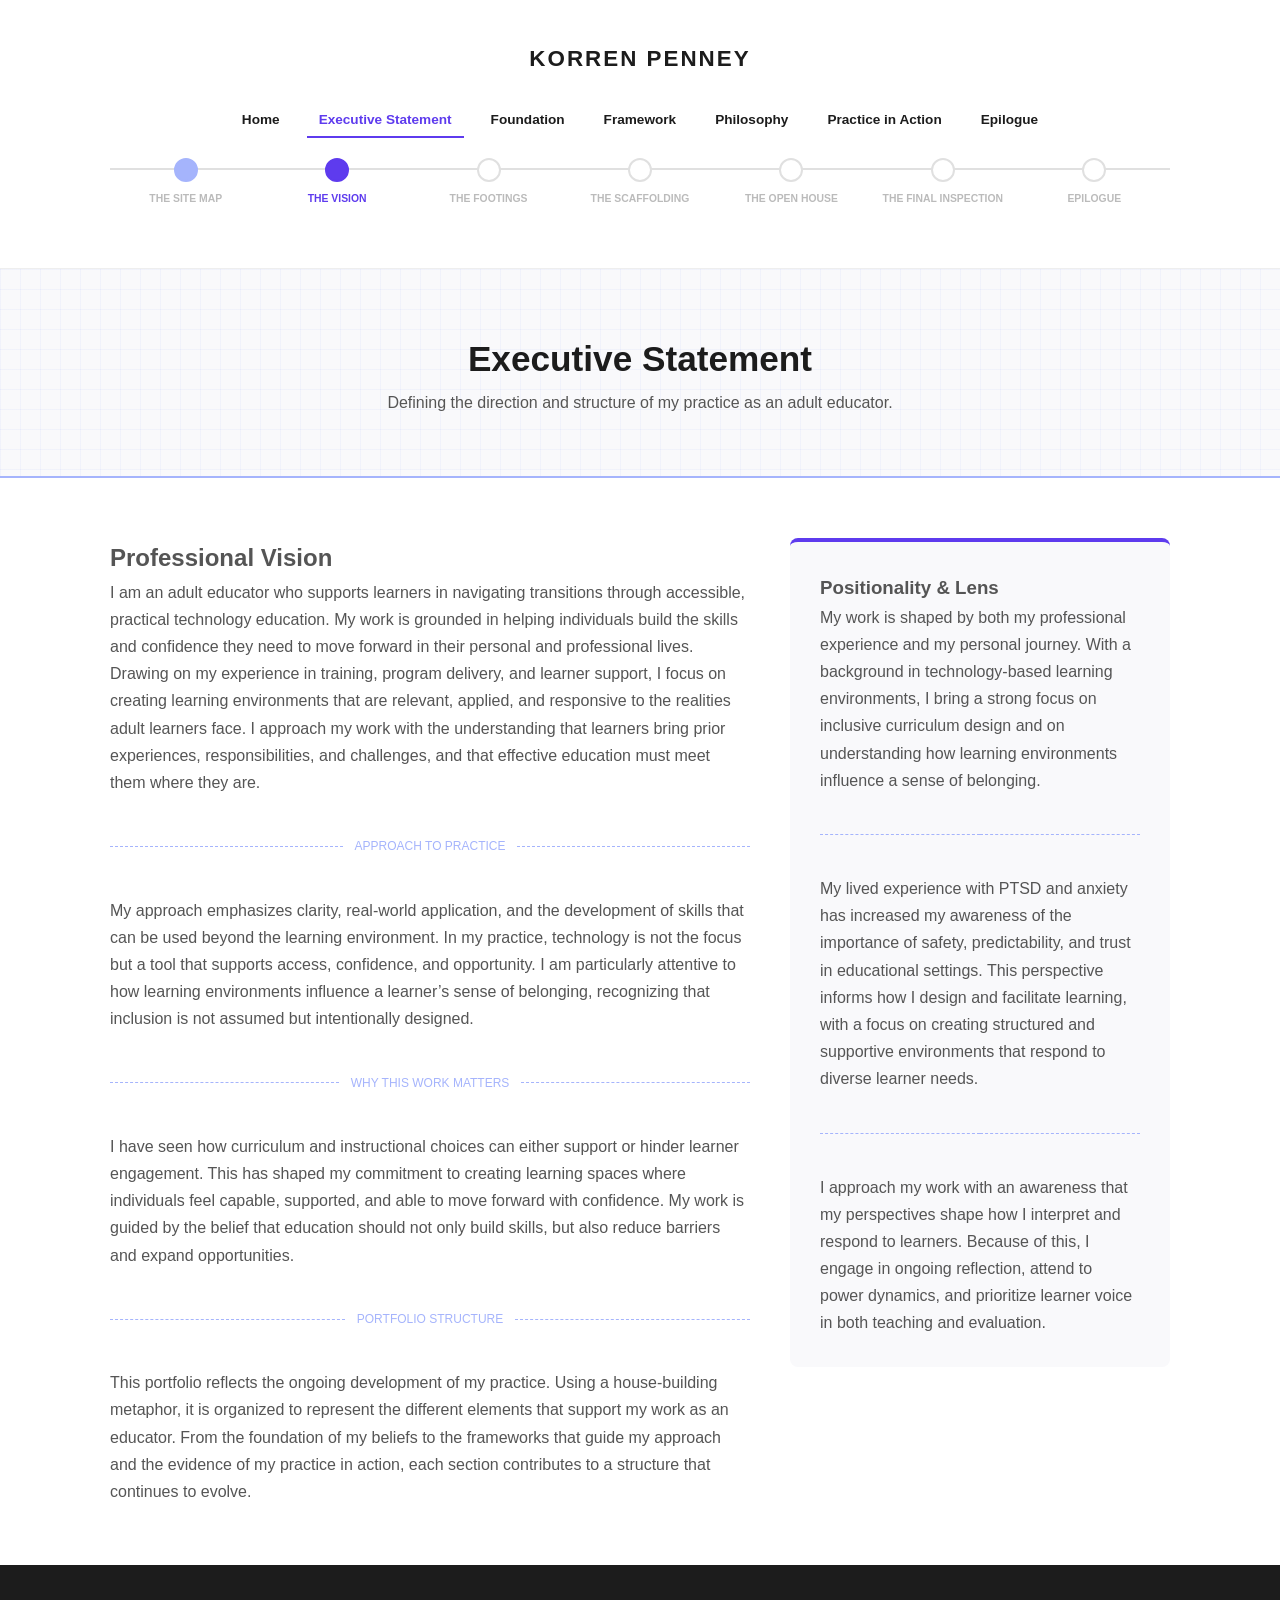
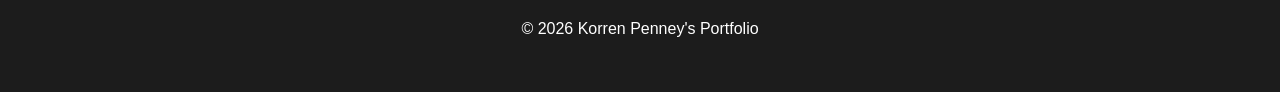
<file: executive-statement.html>
<!DOCTYPE html>
<html lang="en">

<head>
    <meta charset="UTF-8">
    <meta name="viewport" content="width=device-width, initial-scale=1.0">
    <title>Executive Statement | Korren Penney</title>
    <link rel="stylesheet" href="styles.css">
    <script src="playReadAloud.js"></script>
    <script src="main.js"></script>
    <link rel="icon" type="image/png" href="images/favicon.png">        
</head>

<body>

    <header>
        <div class="container">
            <h1>Korren Penney</h1>

            <!-- Hamburger Button -->
            <button class="nav-toggle" id="menuToggle">☰</button>
            <nav id="navMenu">
                <a href="index.html">Home</a>
                <a href="executive-statement.html" class="active">Executive Statement</a>
                <a href="foundation.html">Foundation</a>
                <a href="framework.html">Framework</a>
                <a href="philosophy-statement.html">Philosophy</a>
                <a href="evidence.html">Practice in Action</a>
                <a href="epilogue.html">Epilogue</a>
            </nav>

            <div class="progress-container">
                <ul class="progress-bar">
                    <li class="completed">The Site Map</li>
                    <li class="active">The Vision</li>
                    <li>The Footings</li>
                    <li>The Scaffolding</li>
                    <li>The Open House</li>
                    <li>The Final Inspection</li>
                    <li>Epilogue</li>
                </ul>
            </div>
        </div>
    </header>
    <!-- start read alound from here -->
    <div class="read-aloud">
        <section class="hero">
            <div class="container">
                <h2>Executive Statement</h2>
                <p>
                    Defining the direction and structure of my practice as an adult educator.
                </p>
            </div>
        </section>

        <div class="container">
            <div class="content-wrapper">

                <!-- MAIN CONTENT -->
                <main class="main-content">
                    <article class="statement-card">

                        <h2>Professional Vision</h2>

                        <p class="drop-cap">
                            I am an adult educator who supports learners in navigating transitions through accessible,
                            practical technology education.
                            My work is grounded in helping individuals build the skills and confidence they need to move
                            forward in their personal and
                            professional lives.
                        </p>

                        <p>
                            Drawing on my experience in training, program delivery, and learner support, I focus on
                            creating learning environments that
                            are relevant, applied, and responsive to the realities adult learners face. I approach my
                            work with the understanding that
                            learners bring prior experiences, responsibilities, and challenges, and that effective
                            education must meet them where they are.
                        </p>

                        <div class="measurement-line">Approach to Practice</div>

                        <p>
                            My approach emphasizes clarity, real-world application, and the development of skills that
                            can be used beyond the learning
                            environment. In my practice, technology is not the focus but a tool that supports access,
                            confidence, and opportunity. I am
                            particularly attentive to how learning environments influence a learner’s sense of
                            belonging, recognizing that inclusion is
                            not assumed but intentionally designed.
                        </p>

                        <div class="measurement-line">Why This Work Matters</div>

                        <p>
                            I have seen how curriculum and instructional choices can either support or hinder learner
                            engagement. This has shaped my
                            commitment to creating learning spaces where individuals feel capable, supported, and able
                            to move forward with confidence.
                            My work is guided by the belief that education should not only build skills, but also reduce
                            barriers and expand opportunities.
                        </p>

                        <div class="measurement-line">Portfolio Structure</div>

                        <p>
                            This portfolio reflects the ongoing development of my practice. Using a house-building
                            metaphor, it is organized to represent
                            the different elements that support my work as an educator. From the foundation of my
                            beliefs to the frameworks that guide my
                            approach and the evidence of my practice in action, each section contributes to a structure
                            that continues to evolve.
                        </p>

                    </article>
                </main>

                <!-- SIDEBAR -->
                <aside class="sidebar">

                    <div class="positionality-box">
                        <h3>Positionality & Lens</h3>

                        <p>
                            My work is shaped by both my professional experience and my personal journey. With a
                            background in technology-based learning
                            environments, I bring a strong focus on inclusive curriculum design and on understanding how
                            learning environments influence
                            a sense of belonging.
                        </p>

                        <div class="measurement-line"></div>

                        <p>
                            My lived experience with PTSD and anxiety has increased my awareness of the importance of
                            safety, predictability, and trust in
                            educational settings. This perspective informs how I design and facilitate learning, with a
                            focus on creating structured and
                            supportive environments that respond to diverse learner needs.
                        </p>

                        <div class="measurement-line"></div>

                        <p>
                            I approach my work with an awareness that my perspectives shape how I interpret and respond
                            to learners. Because of this, I engage
                            in ongoing reflection, attend to power dynamics, and prioritize learner voice in both
                            teaching and evaluation.
                        </p>

                    </div>

                </aside>

            </div>
        </div>
    </div>
    <!-- end read aloud from here -->
    <!-- <div class="audio-guide-controls">
        <span class="phase-tag" style="margin-bottom: 0;">Audio Tour Guide</span>
        <div class="button-group">
            <button onclick="playReadAloud()">▶ Play</button>
            <button onclick="pauseReadAloud()">⏸ Pause</button>
            <button onclick="stopReadAloud()">⏹ Stop</button>           
        </div>
    </div> -->
    <footer>
        <p>&copy; <span id="year"></span> Korren Penney's Portfolio</p>
    </footer>

    <script>
        document.getElementById("year").innerHTML = new Date().getFullYear();
    </script>

</body>

</html>
</file>
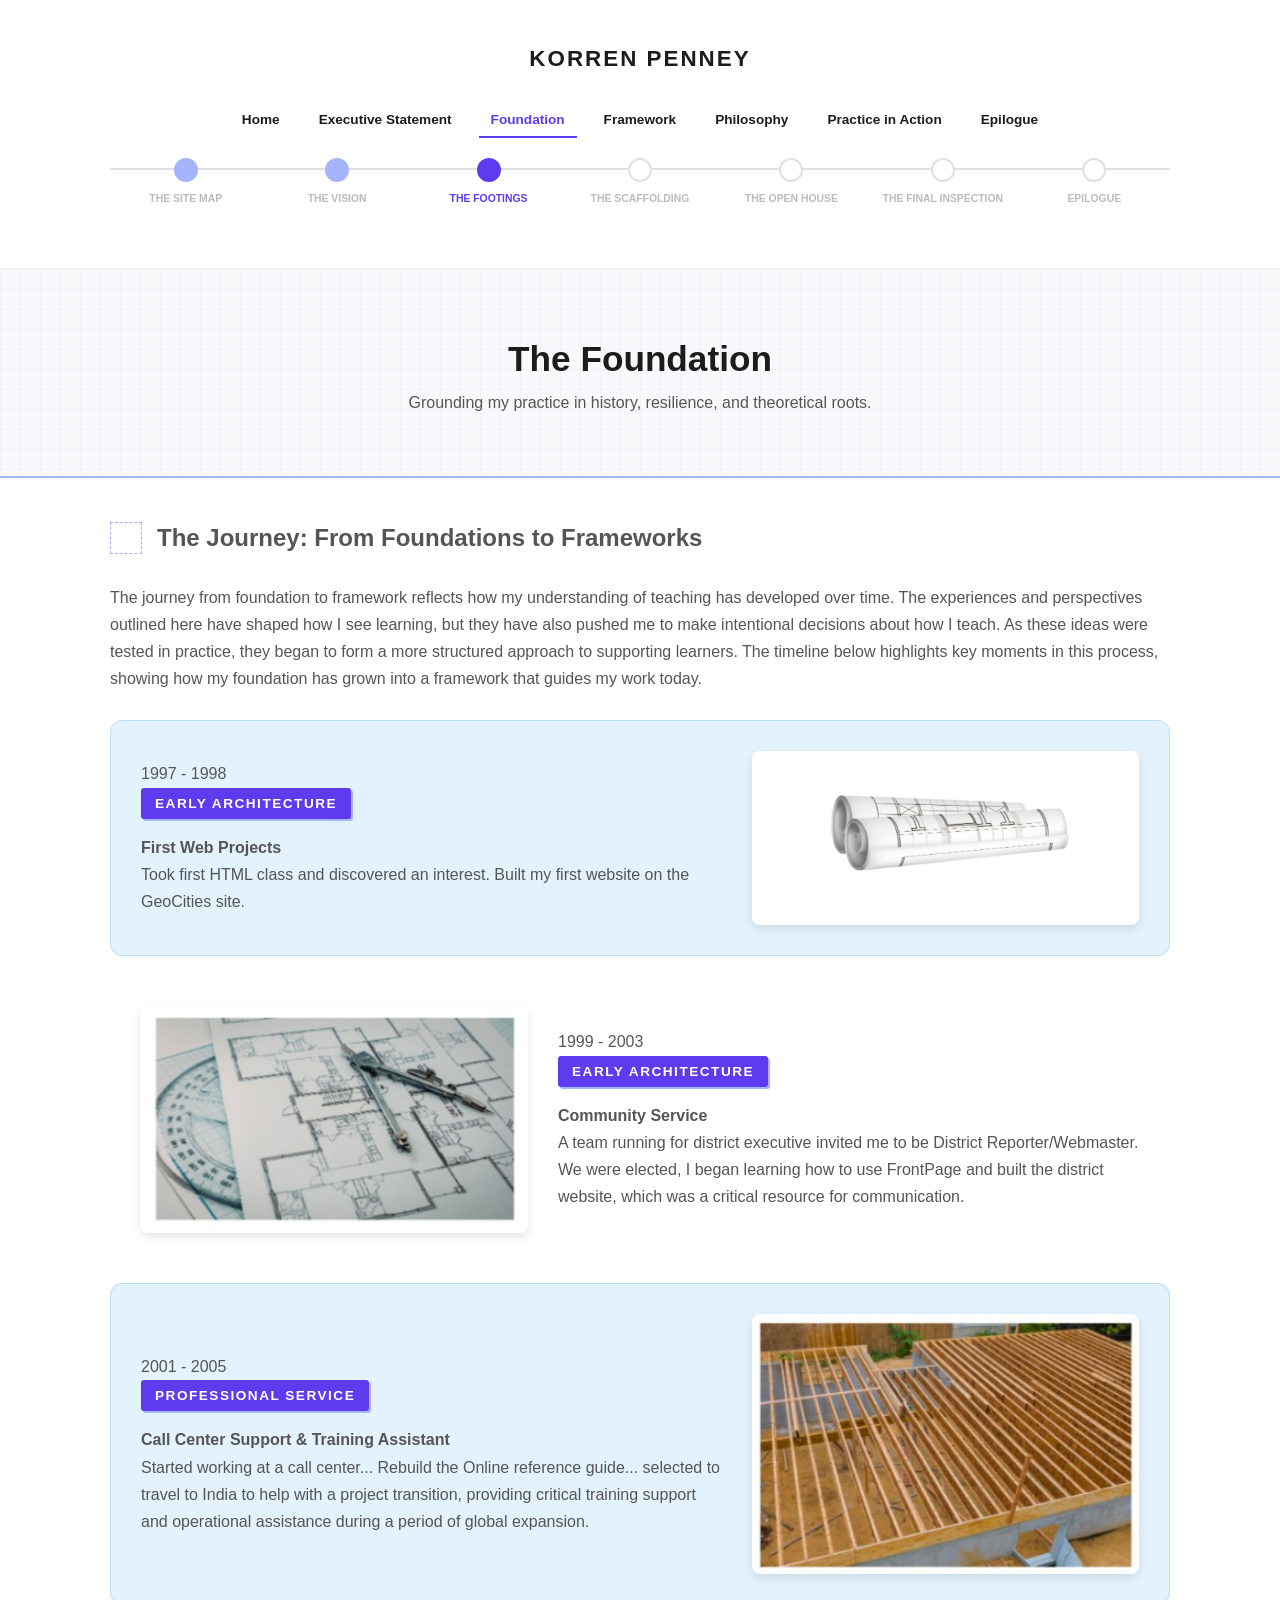
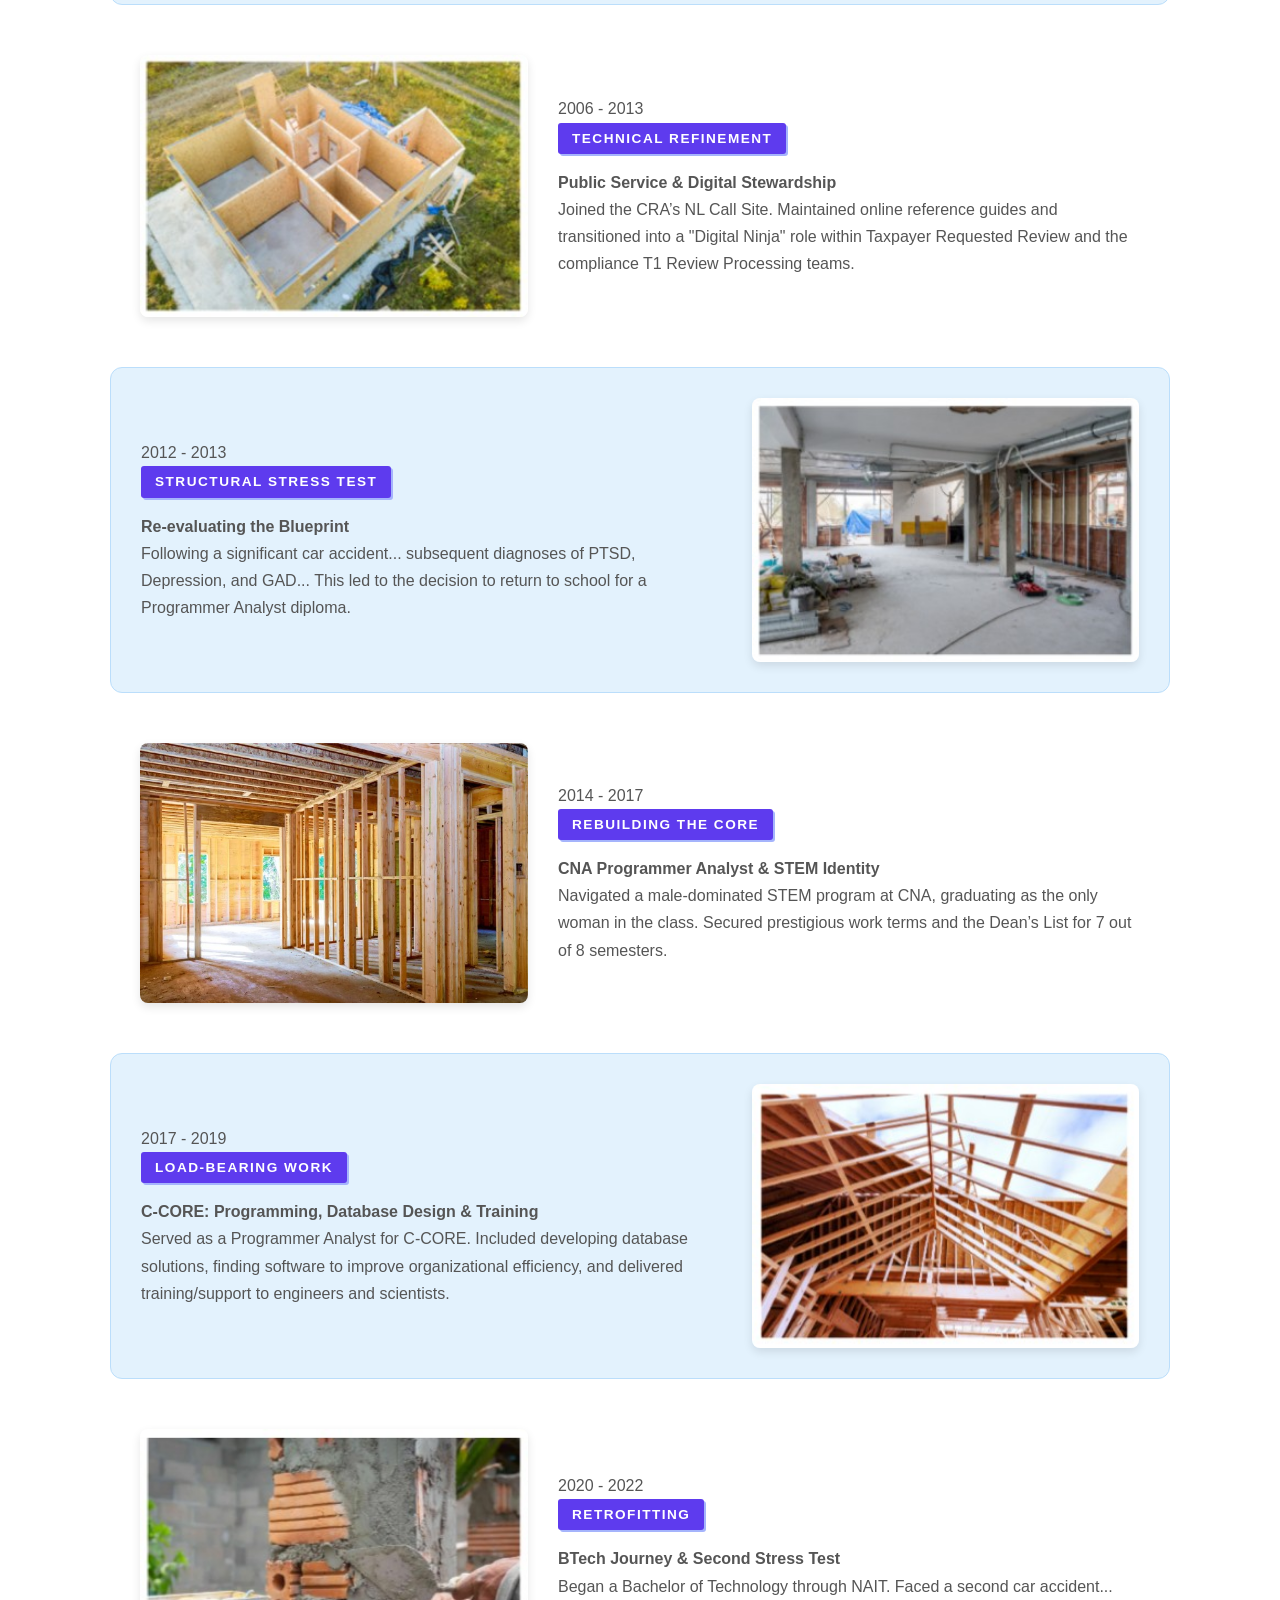
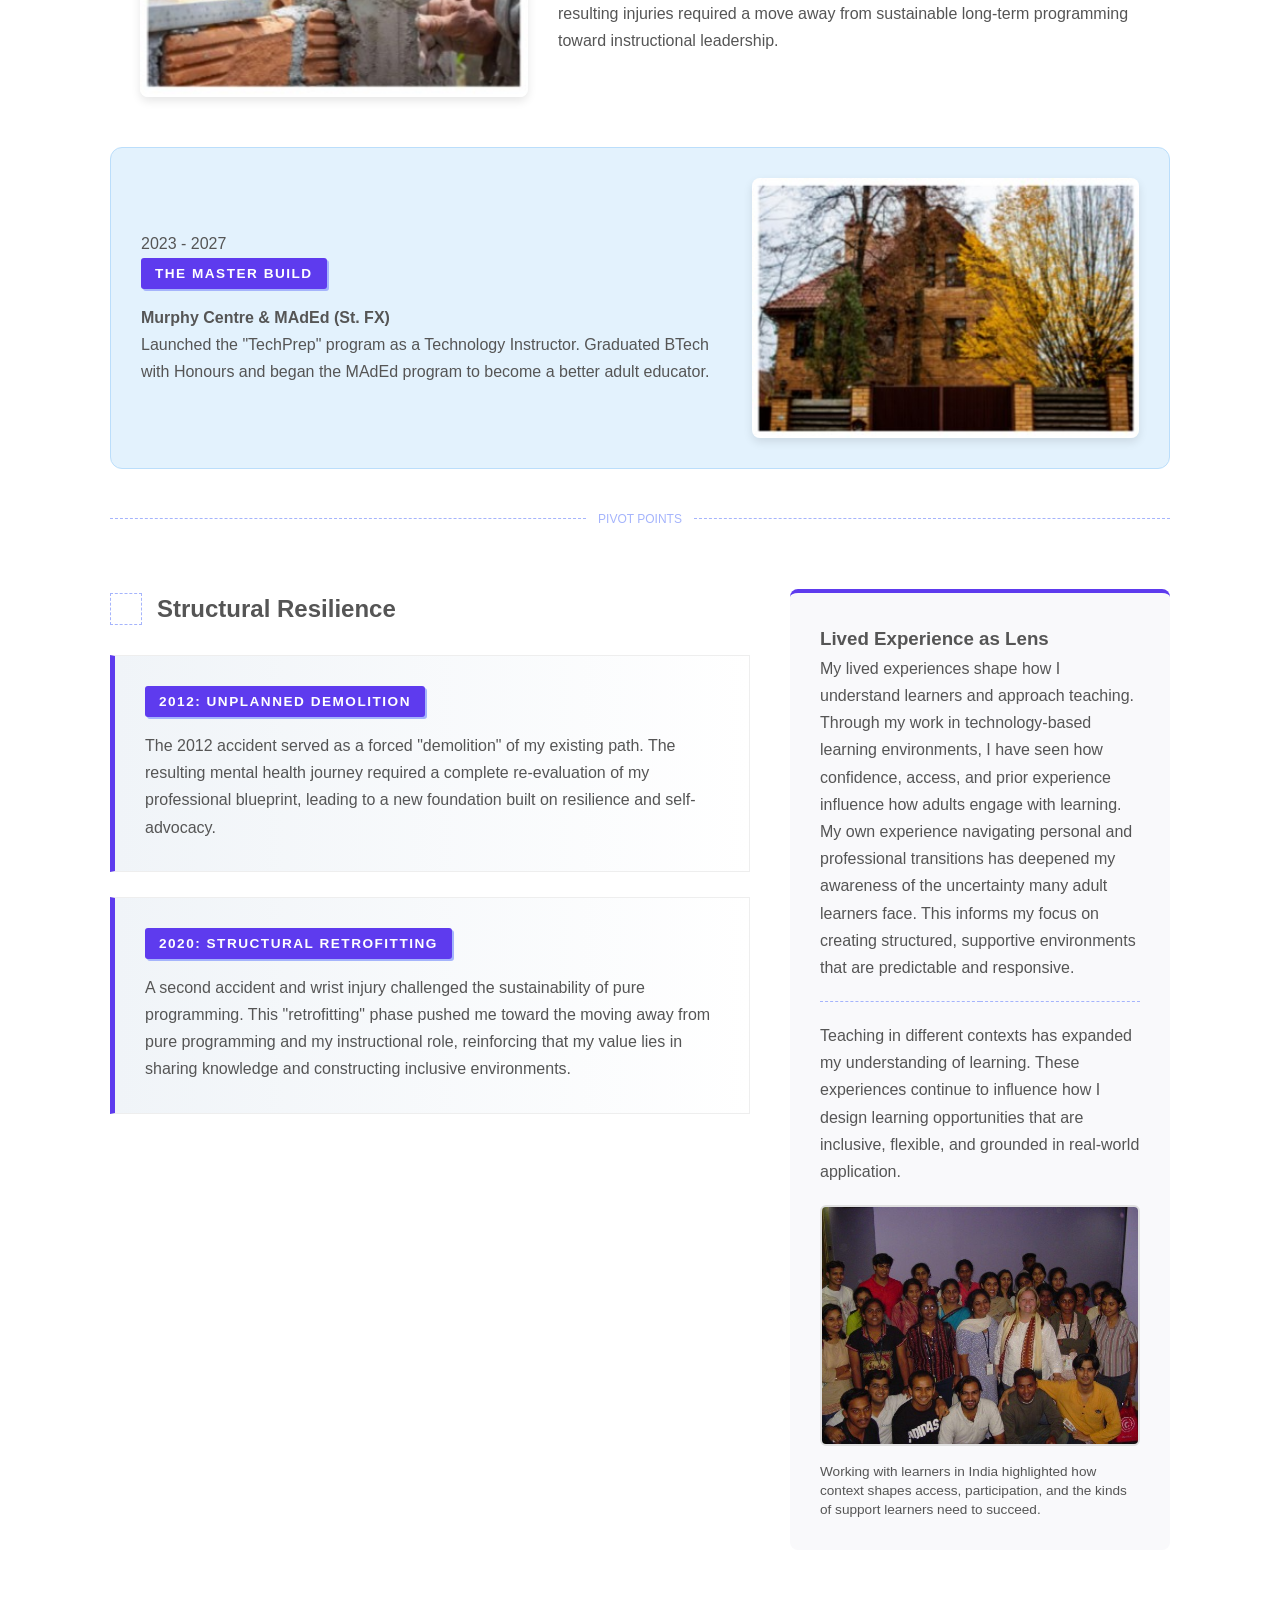
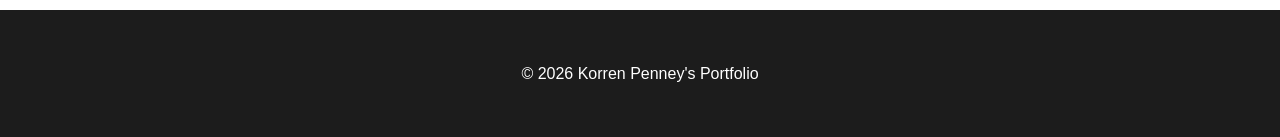
<file: foundation.html>
<!DOCTYPE html>
<html lang="en">

<head>
    <meta charset="UTF-8">
    <meta name="viewport" content="width=device-width, initial-scale=1.0">
    <title>Foundation | Korren Penney Portfolio</title>
    <link rel="stylesheet" href="styles.css">
    <link rel="stylesheet" href="foundation.css">
    <script src="playReadAloud.js"></script>
    <script src="main.js"></script>
    <link rel="icon" type="image/png" href="images/favicon.png">        
</head>

<body>

    <header>
        <div class="container">
            <h1>Korren Penney</h1>
            <!-- Hamburger Button -->
            <button class="nav-toggle" id="menuToggle">☰</button>
            <nav id="navMenu">
                <a href="index.html">Home</a>
                <a href="executive-statement.html">Executive Statement</a>
                <a href="foundation.html" class="active">Foundation</a>
                <a href="framework.html">Framework</a>
                <a href="philosophy-statement.html">Philosophy</a>
                <a href="evidence.html">Practice in Action</a>
                <a href="epilogue.html">Epilogue</a>
            </nav>
            <div class="progress-container">
                <ul class="progress-bar">
                    <li class="completed">The Site Map</li>
                    <li class="completed">The Vision</li>
                    <li class="active">The Footings</li>
                    <li>The Scaffolding</li>
                    <li>The Open House</li>
                    <li>The Final Inspection</li>
                    <li>Epilogue</li>
                </ul>
            </div>
        </div>
    </header>
    <!-- start read alound from here -->
    <div class="read-aloud">
        <section class="hero">
            <div class="container">
                <h2>The Foundation</h2>
                <p>Grounding my practice in history, resilience, and theoretical roots.</p>
            </div>
        </section>

        <div class="container">

            <div class="blueprint-header">
                <h2>The Journey: From Foundations to Frameworks</h2>
            </div>
            <div>
                <p>
                    The journey from foundation to framework reflects how my understanding of teaching has developed
                    over time. The
                    experiences and perspectives outlined here have shaped how I see learning, but they have also pushed
                    me to make
                    intentional decisions about how I teach. As these ideas were tested in practice, they began to form
                    a more structured
                    approach to supporting learners. The timeline below highlights key moments in this process, showing
                    how my foundation
                    has grown into a framework that guides my work today.
                </p>
            </div>
            <br>

            <div class="timeline staggered-layout">

                <div class="timeline-item text-left">
                    <div class="timeline-text">
                        <div class="timeline-date">1997 - 1998</div>
                        <div class="timeline-content">
                            <span class="phase-tag">Early Architecture</span>
                            <h4>First Web Projects</h4>
                            <p>
                                Took first HTML class and discovered an interest. Built my first website on the
                                GeoCities
                                site.
                            </p>
                        </div>
                    </div>
                    <div class="timeline-visuals">
                        <img src="images/early-arch-1.jpg" alt="image of a building plans rolled up">
                    </div>
                </div>

                <div class="timeline-item image-left">
                    <div class="timeline-visuals">
                        <img src="images/early-arch-2.jpg" alt="Blueprint sketches and compass">
                    </div>
                    <div class="timeline-text">
                        <div class="timeline-date">1999 - 2003</div>
                        <div class="timeline-content">
                            <span class="phase-tag">Early Architecture</span>
                            <h4>Community Service</h4>
                            <p>
                                A team running for district executive invited me to be District Reporter/Webmaster. We
                                were
                                elected, I began learning how to use FrontPage and built the district website, which was
                                a
                                critical resource for communication.
                            </p>
                        </div>
                    </div>
                </div>

                <div class="timeline-item text-left">
                    <div class="timeline-text">
                        <div class="timeline-date">2001 - 2005</div>
                        <div class="timeline-content">
                            <span class="phase-tag">Professional Service</span>
                            <h4>Call Center Support & Training Assistant</h4>
                            <p>
                                Started working at a call center... Rebuild the Online reference guide... selected to
                                travel
                                to India to help with a project transition, providing critical training support and
                                operational assistance during a period of global expansion.
                            </p>
                        </div>
                    </div>
                    <div class="timeline-visuals">
                        <img src="images/professional-service.jpg" alt="Subfloor joists">
                    </div>
                </div>

                <div class="timeline-item image-left">
                    <div class="timeline-visuals">
                        <img src="images/technical-refinement.jpg" alt="house framed out with walls">
                    </div>
                    <div class="timeline-text">
                        <div class="timeline-date">2006 - 2013</div>
                        <div class="timeline-content">
                            <span class="phase-tag">Technical Refinement</span>
                            <h4>Public Service & Digital Stewardship</h4>
                            <p>
                                Joined the CRA’s NL Call Site. Maintained online reference guides and transitioned into
                                a
                                "Digital Ninja" role within Taxpayer Requested Review and the compliance T1 Review
                                Processing teams.
                            </p>
                        </div>
                    </div>
                </div>

                <div class="timeline-item text-left">
                    <div class="timeline-text">
                        <div class="timeline-date">2012 - 2013</div>
                        <div class="timeline-content">
                            <span class="phase-tag">Structural Stress Test</span>
                            <h4>Re-evaluating the Blueprint</h4>
                            <p>
                                Following a significant car accident... subsequent diagnoses of PTSD, Depression, and
                                GAD...
                                This led to the decision to return to school for a Programmer Analyst diploma.
                            </p>
                        </div>
                    </div>
                    <div class="timeline-visuals">
                        <img src="images/structural-stress-test.jpg"
                            alt="Interior view of a house frame with exposed wall studs">
                    </div>
                </div>

                <div class="timeline-item image-left">
                    <div class="timeline-visuals">
                        <img src="images/rebuilding-the-core.jpg"
                            alt="Interior construction of a building with completed framing structure">
                    </div>
                    <div class="timeline-text">
                        <div class="timeline-date">2014 - 2017</div>
                        <div class="timeline-content">
                            <span class="phase-tag">Rebuilding the Core</span>
                            <h4>CNA Programmer Analyst & STEM Identity</h4>
                            <p>
                                Navigated a male-dominated STEM program at CNA, graduating as the only woman in the
                                class.
                                Secured prestigious work terms and the Dean’s List for 7 out of 8 semesters.
                            </p>
                        </div>
                    </div>
                </div>

                <div class="timeline-item text-left">
                    <div class="timeline-text">
                        <div class="timeline-date">2017 - 2019</div>
                        <div class="timeline-content">
                            <span class="phase-tag">Load-Bearing Work</span>
                            <h4>C-CORE: Programming, Database Design & Training</h4>
                            <p>
                                Served as a Programmer Analyst for C-CORE. Included developing database solutions,
                                finding
                                software to improve organizational efficiency, and delivered training/support to
                                engineers
                                and scientists.
                            </p>
                        </div>
                    </div>
                    <div class="timeline-visuals">
                        <img src="images/load-bearing-work.jpg"
                            alt="Underside view looking up at complex wooden roof trusses">
                    </div>
                </div>

                <div class="timeline-item image-left">
                    <div class="timeline-visuals">
                        <img src="images/retro-fitting.jpg"
                            alt="Interior of an active construction site with pipes and exposed materials">
                    </div>
                    <div class="timeline-text">
                        <div class="timeline-date">2020 - 2022</div>
                        <div class="timeline-content">
                            <span class="phase-tag">Retrofitting</span>
                            <h4>BTech Journey & Second Stress Test</h4>
                            <p>
                                Began a Bachelor of Technology through NAIT. Faced a second car accident... resulting
                                injuries required a move away from sustainable long-term programming toward
                                instructional
                                leadership.
                            </p>
                        </div>
                    </div>
                </div>

                <div class="timeline-item text-left">
                    <div class="timeline-text">
                        <div class="timeline-date">2023 - 2027</div>
                        <div class="timeline-content">
                            <span class="phase-tag">The Master Build</span>
                            <h4>Murphy Centre & MAdEd (St. FX)</h4>
                            <p>
                                Launched the "TechPrep" program as a Technology Instructor. Graduated BTech with Honours
                                and
                                began the MAdEd program to become a better adult educator.
                            </p>
                        </div>
                    </div>
                    <div class="timeline-visuals">
                        <img src="images/finished-build.jpg" alt="A completed, finished two-story house in the autumn">
                    </div>
                </div>
            </div>

            <div class="measurement-line">Pivot Points</div>

            <div class="content-wrapper">
                <main class="main-content">
                    <div class="blueprint-header">
                        <h2>Structural Resilience</h2>
                    </div>

                    <div class="building-block highlight-block">
                        <span class="phase-tag">2012: Unplanned Demolition</span>
                        <p>
                            The 2012 accident served as a forced "demolition" of my existing path. The resulting mental
                            health journey required a complete re-evaluation of my professional blueprint, leading to a
                            new
                            foundation built on resilience and self-advocacy.
                        </p>
                    </div>

                    <div class="building-block highlight-block">
                        <span class="phase-tag">2020: Structural Retrofitting</span>
                        <p>
                            A second accident and wrist injury challenged the sustainability of pure programming. This
                            "retrofitting" phase pushed me toward the moving away from pure programming and my
                            instructional
                            role, reinforcing that my value lies in sharing knowledge and constructing inclusive
                            environments.
                        </p>
                    </div>
                </main>

                <aside class="sidebar lived-lens">

                    <h3>Lived Experience as Lens</h3>

                    <p>
                        My lived experiences shape how I understand learners and approach teaching. Through my work in
                        technology-based
                        learning environments, I have seen how confidence, access, and prior experience influence how
                        adults engage with learning.
                    </p>

                    <p>
                        My own experience navigating personal and professional transitions has deepened my awareness of
                        the uncertainty
                        many adult learners face. This informs my focus on creating structured, supportive environments
                        that are predictable and
                        responsive.
                    </p>

                    <div class="measurement-line"></div>

                    <p>
                        Teaching in different contexts has expanded my understanding of learning. These experiences
                        continue to influence how I
                        design learning opportunities that are inclusive, flexible, and grounded in real-world
                        application.
                    </p>

                    <!-- IMAGE -->
                    <div class="lens-image">
                        <img src="images/india-students.jpg" alt="Me with the Indian students I worked with in 2004">
                        <p class="image-caption">
                            Working with learners in India highlighted how context shapes access, participation, and the
                            kinds of support learners
                            need to succeed.
                        </p>
                    </div>

                </aside>
            </div>
        </div>
    </div>
    <!-- <div class="audio-guide-controls">
        <span class="phase-tag" style="margin-bottom: 0;">Audio Tour Guide</span>
        <div class="button-group">
            <button onclick="playReadAloud()">▶ Play</button>
            <button onclick="pauseReadAloud()">⏸ Pause</button>
            <button onclick="stopReadAloud()">⏹ Stop</button>
        </div>
    </div> -->

    <footer>
        <p>&copy; <span id="year"></span> Korren Penney's Portfolio</p>
    </footer>
</body>

</html>
</file>
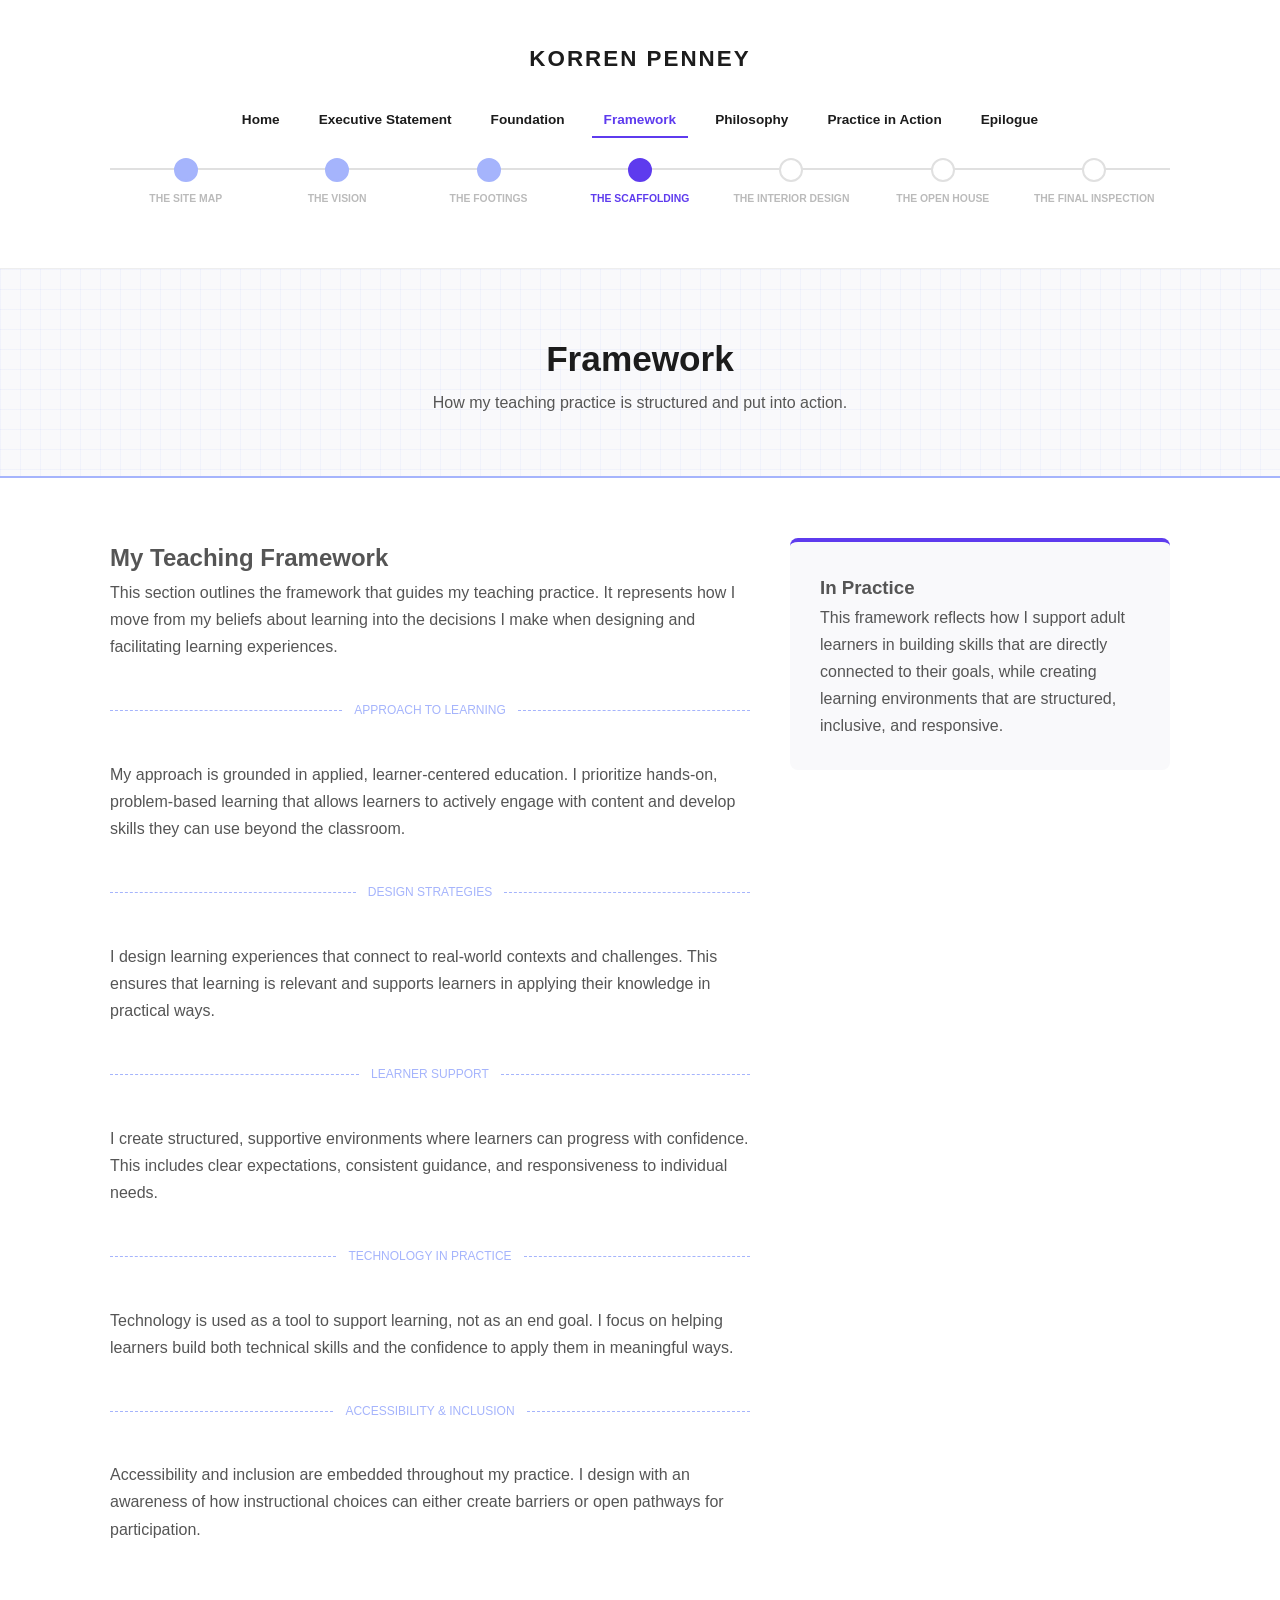
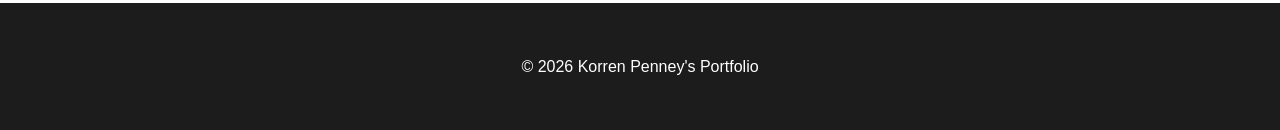
<file: framework.html>
<!DOCTYPE html>
<html lang="en">

<head>
    <meta charset="UTF-8">
    <meta name="viewport" content="width=device-width, initial-scale=1.0">
    <title>Framework | Korren Penney</title>
    <link rel="stylesheet" href="styles.css">
    <script src="playReadAloud.js"></script>
    <script src="main.js"></script>
    <link rel="icon" type="image/png" href="images/favicon.png">    
</head>

<body>
    <header>
        <div class="container">
            <h1>Korren Penney</h1>
            <!-- Hamburger Button -->
            <button class="nav-toggle" id="menuToggle">☰</button>
            <nav id="navMenu">
                <a href="index.html">Home</a>
                <a href="executive-statement.html">Executive Statement</a>
                <a href="foundation.html">Foundation</a>
                <a href="framework.html" class="active">Framework</a>
                <a href="philosophy-statement.html">Philosophy</a>
                <a href="evidence.html">Practice in Action</a>
                <a href="epilogue.html">Epilogue</a>
            </nav>
            <div class="progress-container">
                <ul class="progress-bar">
                    <li class="completed">The Site Map</li>
                    <li class="completed">The Vision</li>
                    <li class="completed">The Footings</li>
                    <li class="active">The Scaffolding</li>
                    <li>The Interior Design</li>
                    <li>The Open House</li>
                    <li>The Final Inspection</li>
                </ul>
            </div>
        </div>
    </header>
    <!-- start read alound from here -->
    <div class="read-aloud">
        <section class="hero">
            <div class="container">
                <h2>Framework</h2>
                <p>How my teaching practice is structured and put into action.</p>
            </div>
        </section>

        <div class="container">
            <div class="content-wrapper">

                <main class="main-content">

                    <h2>My Teaching Framework</h2>

                    <p class="drop-cap">
                        This section outlines the framework that guides my teaching practice. It represents how I move
                        from my beliefs about
                        learning into the decisions I make when designing and facilitating learning experiences.
                    </p>

                    <div class="measurement-line">Approach to Learning</div>
                    <p>
                        My approach is grounded in applied, learner-centered education. I prioritize hands-on,
                        problem-based learning that
                        allows learners to actively engage with content and develop skills they can use beyond the
                        classroom.
                    </p>

                    <div class="measurement-line">Design Strategies</div>
                    <p>
                        I design learning experiences that connect to real-world contexts and challenges. This ensures
                        that learning is relevant
                        and supports learners in applying their knowledge in practical ways.
                    </p>

                    <div class="measurement-line">Learner Support</div>
                    <p>
                        I create structured, supportive environments where learners can progress with confidence. This
                        includes clear expectations,
                        consistent guidance, and responsiveness to individual needs.
                    </p>

                    <div class="measurement-line">Technology in Practice</div>
                    <p>
                        Technology is used as a tool to support learning, not as an end goal. I focus on helping
                        learners build both technical
                        skills and the confidence to apply them in meaningful ways.
                    </p>

                    <div class="measurement-line">Accessibility & Inclusion</div>
                    <p>
                        Accessibility and inclusion are embedded throughout my practice. I design with an awareness of
                        how instructional choices can
                        either create barriers or open pathways for participation.
                    </p>

                </main>

                <aside class="sidebar">
                    <h3>In Practice</h3>
                    <p>
                        This framework reflects how I support adult learners in building skills that are directly
                        connected to their goals, while creating learning environments that are structured, inclusive, and responsive.
                    </p>
                </aside>

            </div>
        </div>
    </div>
    <!-- end read aloud from here -->
    <!-- <div class="audio-guide-controls">
            <span class="phase-tag" style="margin-bottom: 0;">Audio Tour Guide</span>
            <div class="button-group">
                <button onclick="playReadAloud()">▶ Play</button>
                <button onclick="pauseReadAloud()">⏸ Pause</button>
                <button onclick="stopReadAloud()">⏹ Stop</button>
            </div>
        </div> -->
    <footer>
        <p>&copy; <span id="year"></span> Korren Penney's Portfolio</p>
    </footer>
</body>

</html>
</file>
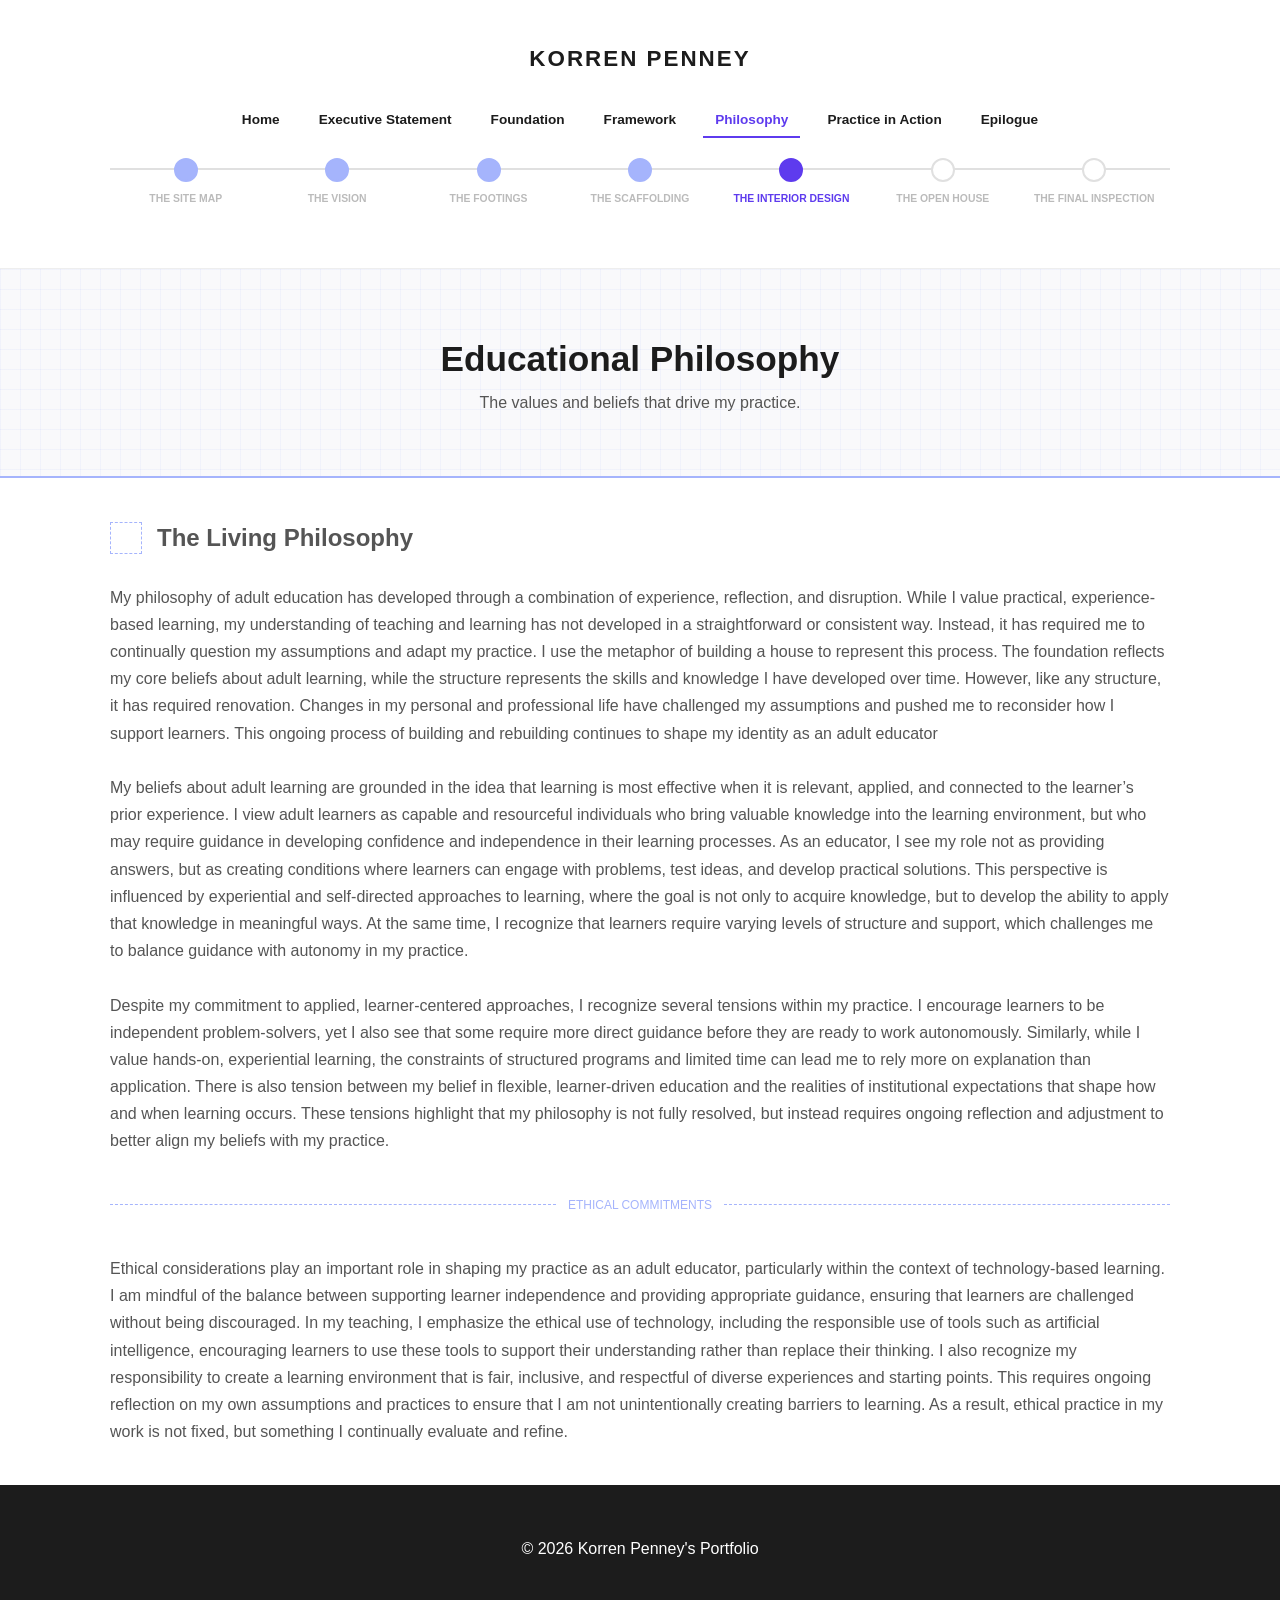
<file: philosophy-statement.html>
<!DOCTYPE html>
<html lang="en">

<head>
    <meta charset="UTF-8">
    <meta name="viewport" content="width=device-width, initial-scale=1.0">
    <title>Philosophy | Korren Penney</title>
    <link rel="stylesheet" href="styles.css">
    <script src="playReadAloud.js"></script>
    <script src="main.js"></script>
    <link rel="icon" type="image/png" href="images/favicon.png">        
</head>

<body>
    <header>
        <div class="container">
            <h1>Korren Penney</h1>
            <!-- Hamburger Button -->
            <button class="nav-toggle" id="menuToggle">☰</button>
            <nav id="navMenu">
                <a href="index.html">Home</a>
                <a href="executive-statement.html">Executive Statement</a>
                <a href="foundation.html">Foundation</a>
                <a href="framework.html">Framework</a>
                <a href="philosophy-statement.html" class="active">Philosophy</a>
                <a href="evidence.html">Practice in Action</a>
                <a href="epilogue.html">Epilogue</a>
            </nav>
            <div class="progress-container">
                <ul class="progress-bar">
                    <li class="completed">The Site Map</li>
                    <li class="completed">The Vision</li>
                    <li class="completed">The Footings</li>
                    <li class="completed">The Scaffolding</li>
                    <li class="active">The Interior Design</li>
                    <li>The Open House</li>
                    <li>The Final Inspection</li>
                </ul>
            </div>
        </div>
    </header>
    <!-- start read alound from here -->
    <div class="read-aloud">
        <section class="hero">
            <div class="container">
                <h2>Educational Philosophy</h2>
                <p>The values and beliefs that drive my practice.</p>
            </div>
        </section>

        <div class="container">
            <article class="statement-card">
                <div class="blueprint-header">
                    <h2>The Living Philosophy</h2>
                </div>
                <p class="drop-cap">
                    My philosophy of adult education has developed through a combination of experience, reflection,
                    and disruption. While I value practical, experience-based learning, my understanding of teaching
                    and learning has not developed in a straightforward or consistent way. Instead, it has required me
                    to continually question my assumptions and adapt my practice. I use the metaphor of building a
                    house to represent this process. The foundation reflects my core beliefs about adult learning, while
                    the structure represents the skills and knowledge I have developed over time. However, like any
                    structure, it has required renovation. Changes in my personal and professional life have challenged
                    my assumptions and pushed me to reconsider how I support learners. This ongoing process of building
                    and rebuilding continues to shape my identity as an adult educator
                </p>
                <br>
                <p>
                    My beliefs about adult learning are grounded in the idea that learning is most effective when it is
                    relevant,
                    applied, and connected to the learner’s prior experience. I view adult learners as capable and
                    resourceful
                    individuals who bring valuable knowledge into the learning environment, but who may require guidance
                    in developing
                    confidence and independence in their learning processes. As an educator, I see my role not as
                    providing answers,
                    but as creating conditions where learners can engage with problems, test ideas, and develop
                    practical solutions.
                    This perspective is influenced by experiential and self-directed approaches to learning, where the
                    goal is not only
                    to acquire knowledge, but to develop the ability to apply that knowledge in meaningful ways. At the
                    same time,
                    I recognize that learners require varying levels of structure and support, which challenges me to
                    balance guidance
                    with autonomy in my practice.
                </p>
                <br>
                <p>
                    Despite my commitment to applied, learner-centered approaches, I recognize several tensions within
                    my practice. I
                    encourage learners to be independent problem-solvers, yet I also see that some require more direct
                    guidance before
                    they are ready to work autonomously. Similarly, while I value hands-on, experiential learning, the
                    constraints of
                    structured programs and limited time can lead me to rely more on explanation than application. There
                    is also tension
                    between my belief in flexible, learner-driven education and the realities of institutional
                    expectations that shape
                    how and when learning occurs. These tensions highlight that my philosophy is not fully resolved, but
                    instead requires
                    ongoing reflection and adjustment to better align my beliefs with my practice.
                </p>
                <div class="measurement-line">Ethical Commitments</div>
                <p>
                    Ethical considerations play an important role in shaping my practice as an adult educator,
                    particularly within the
                    context of technology-based learning. I am mindful of the balance between supporting learner
                    independence and providing
                    appropriate guidance, ensuring that learners are challenged without being discouraged. In my
                    teaching, I emphasize the
                    ethical use of technology, including the responsible use of tools such as artificial intelligence,
                    encouraging learners
                    to use these tools to support their understanding rather than replace their thinking. I also
                    recognize my responsibility
                    to create a learning environment that is fair, inclusive, and respectful of diverse experiences and
                    starting points.
                    This requires ongoing reflection on my own assumptions and practices to ensure that I am not
                    unintentionally creating
                    barriers to learning. As a result, ethical practice in my work is not fixed, but something I
                    continually evaluate and refine.
                </p>
            </article>
        </div>
    </div>
        <!-- end read aloud from here -->
        <!-- <div class="audio-guide-controls">
            <span class="phase-tag" style="margin-bottom: 0;">Audio Tour Guide</span>
            <div class="button-group">
                <button onclick="playReadAloud()">▶ Play</button>
                <button onclick="pauseReadAloud()">⏸ Pause</button>
                <button onclick="stopReadAloud()">⏹ Stop</button>                
            </div>
        </div> -->
        <footer> 
            <p>&copy; <span id="year"></span> Korren Penney's Portfolio</p>
        </footer>
        <script>
            document.getElementById("year").innerHTML = new Date().getFullYear();
        </script>
</body>

</html>
</file>
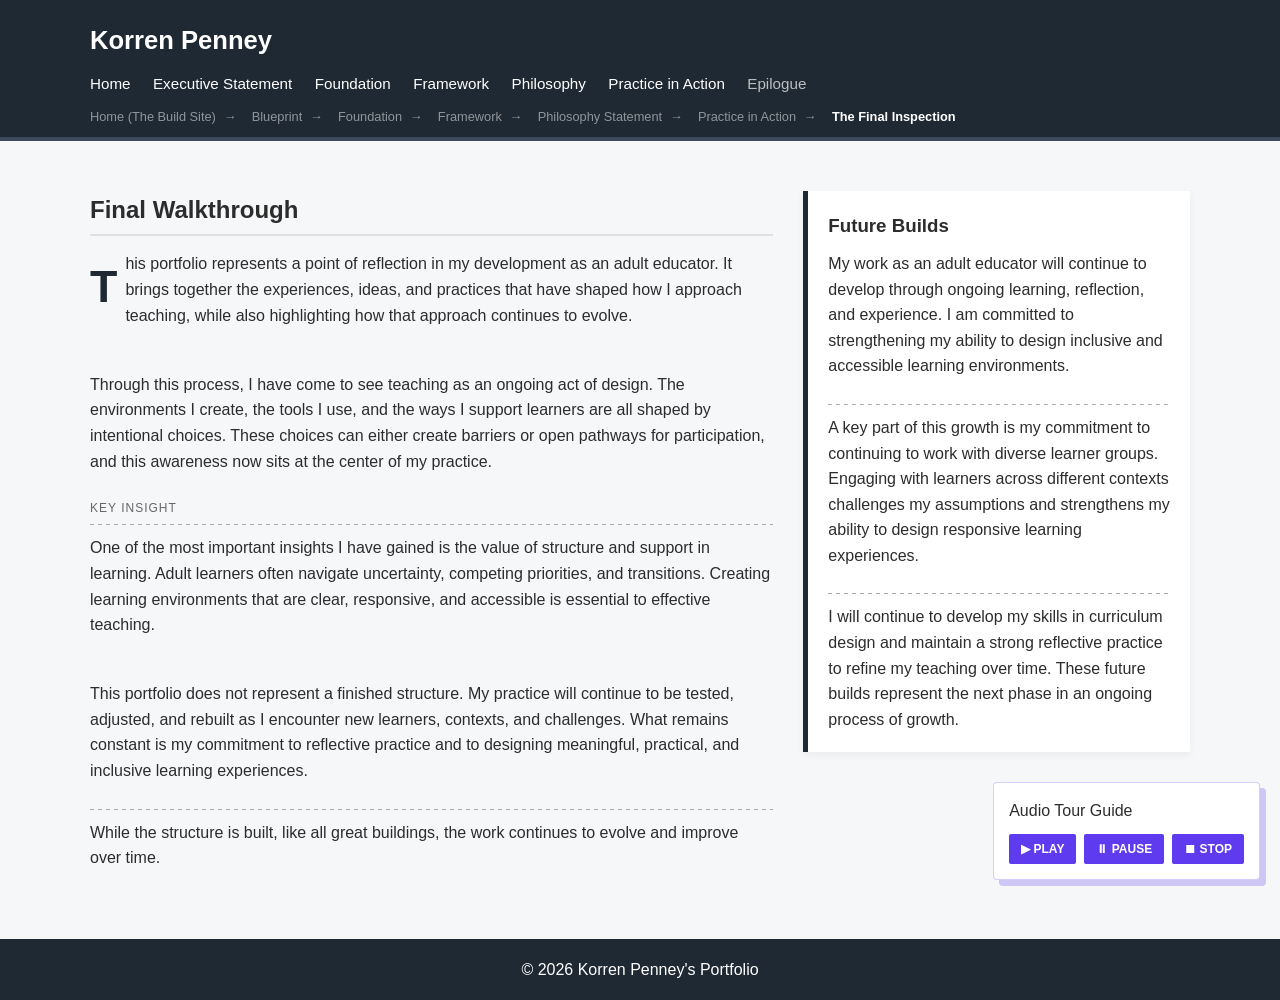
<file: wippages/epilogue.html>
<!DOCTYPE html>
<html lang="en">

<head>
    <meta charset="UTF-8">
    <meta name="viewport" content="width=device-width, initial-scale=1.0">
    <title>Epilogue | Korren Penney</title>
    <link rel="stylesheet" href="styles.css">
    <script src="playReadAloud.js"></script>    
</head>

<body>
    <header>
        <div class="container">
            <h1>Korren Penney</h1>
            <nav>
                <a href="index.html">Home</a>
                <a href="executive-statement.html">Executive Statement</a>
                <a href="foundation.html">Foundation</a>
                <a href="framework.html">Framework</a>
                <a href="philosophy-statement.html">Philosophy</a>
                <a href="evidence.html">Practice in Action</a>
                <a href="epilogue.html" class="active">Epilogue</a>
            </nav>
            <div class="progress-container">
                <ul class="progress-bar">
                    <li class="completed">Home (The Build Site)</li>
                    <li class="completed">Blueprint</li>
                    <li class="completed">Foundation</li>
                    <li class="completed">Framework</li>
                    <li class="completed">Philosophy Statement</li>
                    <li class="completed">Practice in Action</li>
                    <li class="active">The Final Inspection</li>
                </ul>
            </div>
        </div>
    </header>
<!-- start read aloud from here -->
 <div class="read-aloud">
    <div class="container">
        <div class="content-wrapper">

            <!-- MAIN CONTENT -->
            <main class="main-content">

                <h2>Final Walkthrough</h2>

                <p class="drop-cap">
                    This portfolio represents a point of reflection in my development as an adult educator. It brings
                    together the experiences,
                    ideas, and practices that have shaped how I approach teaching, while also highlighting how that
                    approach continues to evolve.
                </p>
                <br>
                <p>
                    Through this process, I have come to see teaching as an ongoing act of design. The environments I
                    create, the tools I use, and the ways I support learners are all shaped by intentional choices.
                    These choices can either create barriers or open pathways for participation, and this awareness now
                    sits at the center of my practice.
                </p>

                <div class="measurement-line">Key Insight</div>

                <p>
                    One of the most important insights I have gained is the value of structure and support in learning.
                    Adult learners often navigate uncertainty, competing priorities, and transitions. Creating learning
                    environments that are clear, responsive, and accessible is essential to effective teaching.
                </p>
                <br>
                <p>
                    This portfolio does not represent a finished structure. My practice will continue to be tested,
                    adjusted, and rebuilt as I encounter new learners, contexts, and challenges. What remains constant
                    is
                    my commitment to reflective practice and to designing meaningful, practical, and inclusive learning
                    experiences.
                </p>
                <div class="closing-moment">
                    <div class="measurement-line"></div>
                    <p class="closing-text">
                        While the structure is built, like all great buildings, the work continues to evolve and improve
                        over time.
                    </p>
                </div>
            </main>

            <!-- SIDEBAR -->
            <aside class="sidebar future-builds">

                <h3>Future Builds</h3>

                <p>
                    My work as an adult educator will continue to develop through ongoing learning, reflection, and
                    experience. I am committed to strengthening my ability to design inclusive and accessible learning
                    environments.
                </p>

                <div class="measurement-line"></div>

                <p>
                    A key part of this growth is my commitment to continuing to work with diverse learner groups.
                    Engaging with learners across different contexts challenges my assumptions and strengthens my
                    ability to design
                    responsive learning experiences.
                </p>

                <div class="measurement-line"></div>

                <p>
                    I will continue to develop my skills in curriculum design and maintain a strong reflective practice
                    to refine my teaching over time. These future builds represent the next phase in an ongoing process
                    of growth.
                </p>

            </aside>

        </div>
    </div>
</div><!-- end read aloud from here -->
<div class="audio-guide-controls">
    <span class="phase-tag" style="margin-bottom: 0;">Audio Tour Guide</span>
    <div class="button-group">
        <button onclick="playReadAloud()">▶ Play</button>
        <button onclick="pauseReadAloud()">⏸ Pause</button>
        <button onclick="stopReadAloud()">⏹ Stop</button>
        <!-- <button onclick="stopReadAloud()" style="background: var(--blueprint-line);">⏭ Skip</button> -->
    </div>
</div>
    <footer>
        <p>&copy; <span id="year"></span> Korren Penney's Portfolio</p>
    </footer>
    <script>document.getElementById("year").innerHTML = new Date().getFullYear();</script>
</body>

</html>
</file>
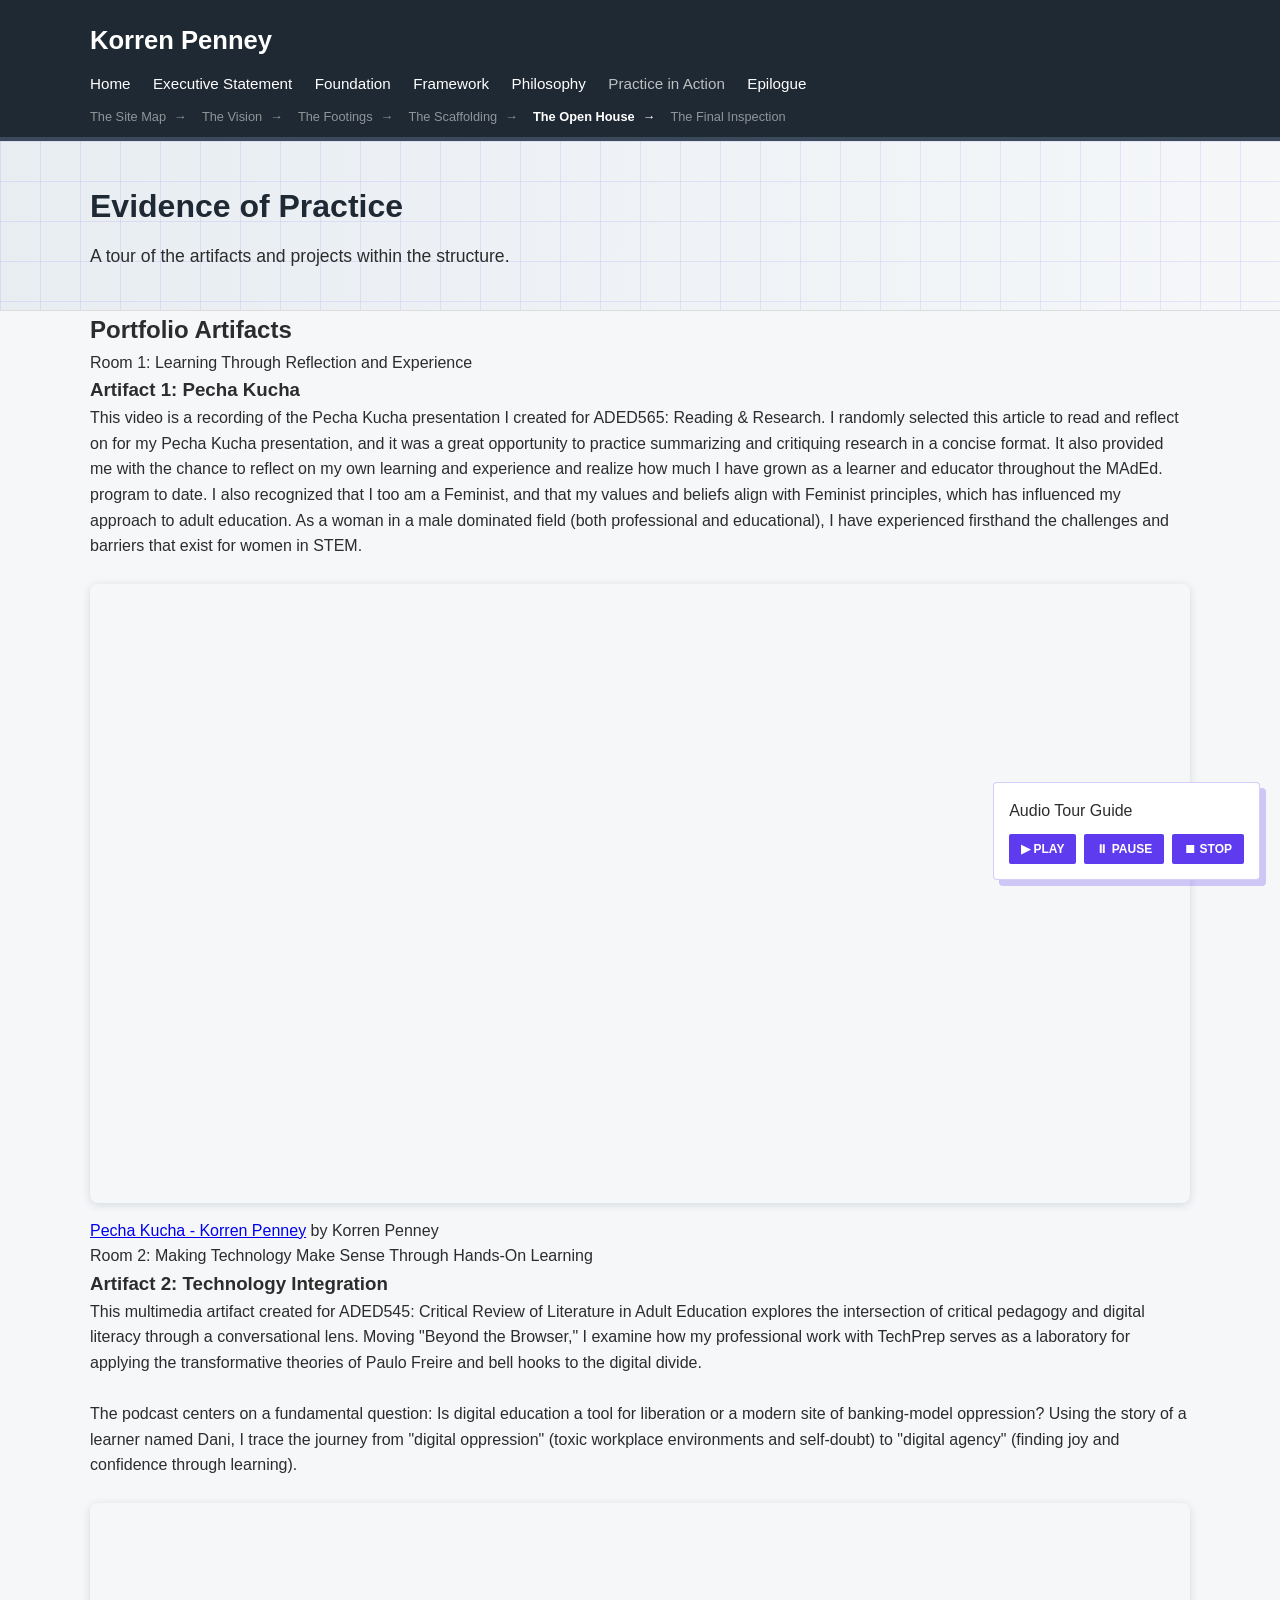
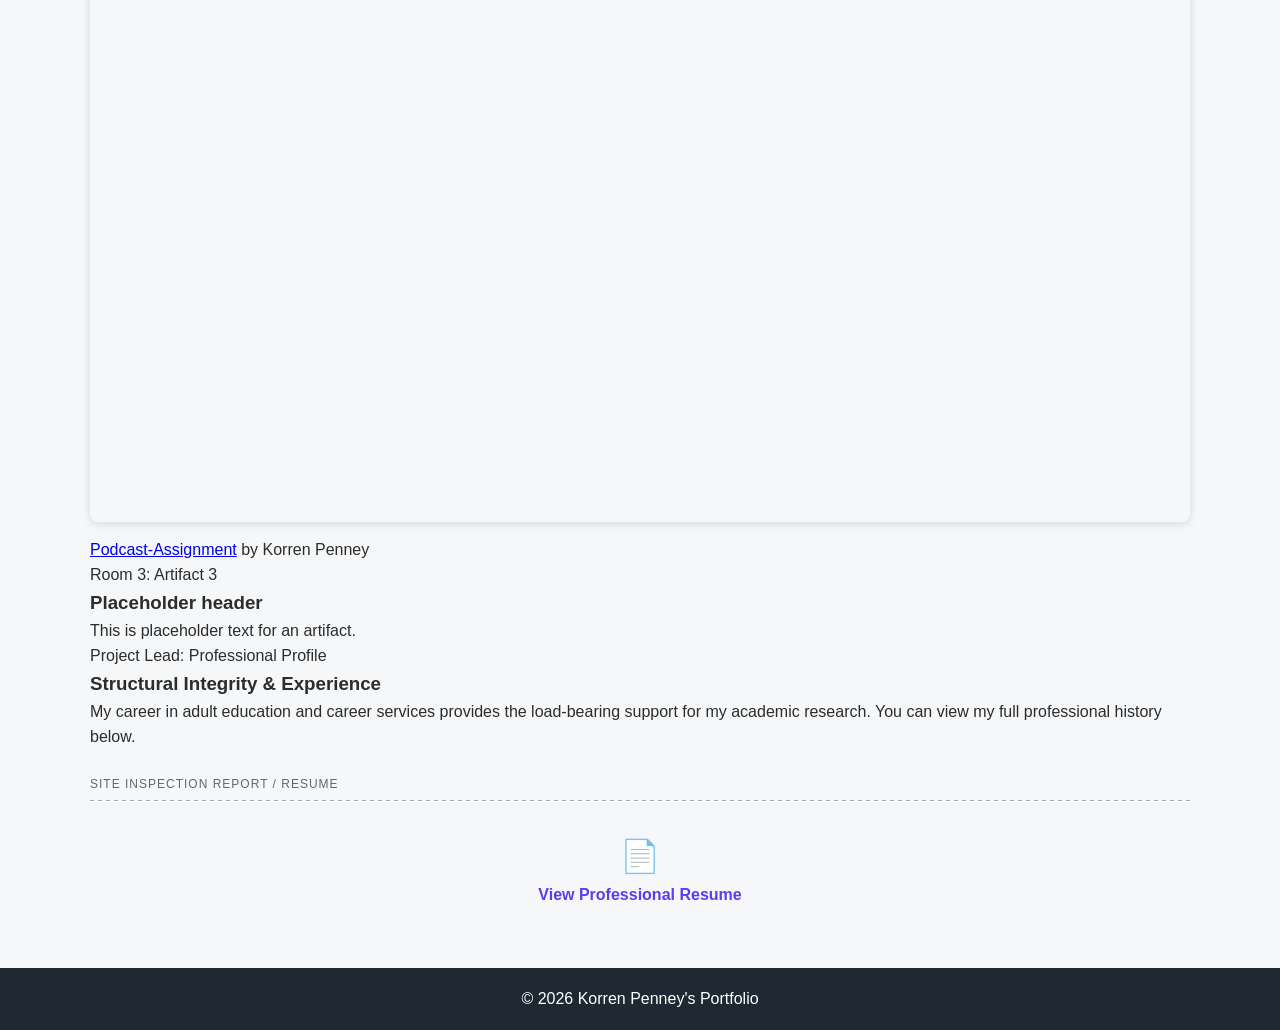
<file: wippages/evidence.html>
<!DOCTYPE html>
<html lang="en">

<head>
    <meta charset="UTF-8">
    <meta name="viewport" content="width=device-width, initial-scale=1.0">
    <title>Evidence | Korren Penney</title>
    <link rel="stylesheet" href="styles.css">
    <script src="playReadAloud.js"></script>
</head>

<body>
    <header>
        <div class="container">
            <h1>Korren Penney</h1>
            <nav>
                <a href="index.html">Home</a>
                <a href="executive-statement.html">Executive Statement</a>
                <a href="foundation.html">Foundation</a>
                <a href="framework.html">Framework</a>
                <a href="philosophy-statement.html">Philosophy</a>
                <a href="evidence.html" class="active">Practice in Action</a>
                <a href="epilogue.html">Epilogue</a>
            </nav>
            <div class="progress-container">
                <ul class="progress-bar">
                    <li class="completed">The Site Map</li>
                    <li class="completed">The Vision</li>
                    <li class="completed">The Footings</li>
                    <li class="completed">The Scaffolding</li>
                    <li class="active">The Open House</li>
                    <li>The Final Inspection</li>
                </ul>
            </div>
        </div>
    </header>
<!-- start read alound from here -->
<div class="read-aloud"> 
    <section class="hero">
        <div class="container">
            <h2>Evidence of Practice</h2>
            <p>A tour of the artifacts and projects within the structure.</p>
        </div>
    </section>

    <div class="container">
        <div class="blueprint-header">
            <h2>Portfolio Artifacts</h2>
        </div>
        <div class="artifact-grid">
            <div class="building-block">
                <span class="phase-tag">Room 1: Learning Through Reflection and Experience</span>
                <h3>Artifact 1: Pecha Kucha</h3>
                <p>
                    This video is a recording of the Pecha Kucha presentation I created for ADED565: Reading & Research.
                    I randomly
                    selected this article to read and reflect on for my Pecha Kucha presentation, and it was a great
                    opportunity to
                    practice summarizing and critiquing research in a concise format. It also provided me with the
                    chance to reflect
                    on my own learning and experience and realize how much I have grown as a learner
                    and educator throughout the MAdEd. program to date. I also recognized that I too am a Feminist, and
                    that my
                    values and beliefs align with Feminist principles, which has influenced my approach to adult
                    education. As a woman in a
                    male dominated field (both professional and educational), I have experienced firsthand the
                    challenges and barriers
                    that exist for women in STEM.
                </p>
                <div class="video-container">
                    <div style="position: relative; width: 100%; height: 0; padding-top: 56.2500%;
 padding-bottom: 0; box-shadow: 0 2px 8px 0 rgba(63,69,81,0.16); margin-top: 1.6em; margin-bottom: 0.9em; overflow: hidden;
 border-radius: 8px; will-change: transform;">
                        <iframe loading="lazy"
                            style="position: absolute; width: 100%; height: 100%; top: 0; left: 0; border: none; padding: 0;margin: 0;"
                            src="https://www.canva.com/design/DAHIJej48yo/eV2MFNRAUBNJF_4-zEfekQ/watch?embed"
                            allowfullscreen="allowfullscreen" allow="fullscreen">
                        </iframe>
                    </div>
                    <a href="https:&#x2F;&#x2F;www.canva.com&#x2F;design&#x2F;DAHIJej48yo&#x2F;eV2MFNRAUBNJF_4-zEfekQ&#x2F;watch?utm_content=DAHIJej48yo&amp;utm_campaign=designshare&amp;utm_medium=embeds&amp;utm_source=link"
                        target="_blank" rel="noopener">Pecha Kucha - Korren Penney</a> by Korren Penney
                </div>
            </div>
            <div class="building-block">
                <span class="phase-tag">Room 2: Making Technology Make Sense Through Hands-On Learning</span>
                <h3>Artifact 2: Technology Integration</h3>
                <p>
                    This multimedia artifact created for ADED545: Critical Review of Literature in Adult Education
                    explores the intersection of
                    critical pedagogy and digital literacy through a conversational lens. Moving "Beyond the Browser," I
                    examine how my professional
                    work with TechPrep serves as a laboratory for applying the transformative theories of Paulo Freire
                    and bell hooks to the digital
                    divide.
                </p>
                <br>
                <p>
                    The podcast centers on a fundamental question: Is digital education a tool for liberation or a
                    modern site of banking-model oppression?
                    Using the story of a learner named Dani, I trace the journey from "digital oppression" (toxic
                    workplace environments and self-doubt) to
                    "digital agency" (finding joy and confidence through learning).
                </p>
                <div class="video-container">
                    <div style="position: relative; width: 100%; height: 0; padding-top: 56.2500%;
 padding-bottom: 0; box-shadow: 0 2px 8px 0 rgba(63,69,81,0.16); margin-top: 1.6em; margin-bottom: 0.9em; overflow: hidden;
 border-radius: 8px; will-change: transform;">
                        <iframe loading="lazy"
                            style="position: absolute; width: 100%; height: 100%; top: 0; left: 0; border: none; padding: 0;margin: 0;"
                            src="https://www.canva.com/design/DAGmZUNaYRA/rFJ-bNni1N3cfDHul9PZfg/watch?embed"
                            allowfullscreen="allowfullscreen" allow="fullscreen">
                        </iframe>
                    </div>
                    <a href="https:&#x2F;&#x2F;www.canva.com&#x2F;design&#x2F;DAGmZUNaYRA&#x2F;rFJ-bNni1N3cfDHul9PZfg&#x2F;watch?utm_content=DAGmZUNaYRA&amp;utm_campaign=designshare&amp;utm_medium=embeds&amp;utm_source=link"
                        target="_blank" rel="noopener">Podcast-Assignment</a> by Korren Penney
                </div>
            </div>
            <div class="building-block">
                <span class="phase-tag">Room 3: Artifact 3</span>
                <h3>Placeholder header</h3>
                <p>This is placeholder text for an artifact.</p>
            </div>
            <div class="building-block highlight-block">
                <span class="phase-tag">Project Lead: Professional Profile</span>
                <h3>Structural Integrity & Experience</h3>
                <p>My career in adult education and career services provides the load-bearing support for my academic
                    research. You can view my full professional history below.</p>

                <div class="measurement-line">Site Inspection Report / Resume</div>

                <div style="text-align: center; padding: 20px;">
                    <a href="artifacts/KP_Resume.pdf" target="_blank"
                        style="text-decoration: none; color: var(--primary-blue); font-weight: bold;">
                        <span style="font-size: 2rem;">📄</span><br>
                        View Professional Resume
                    </a>
                </div>
            </div>
        </div>
    </div>
</div>
<!-- end read aloud from here -->
<div class="audio-guide-controls">
    <span class="phase-tag" style="margin-bottom: 0;">Audio Tour Guide</span>
    <div class="button-group">
        <button onclick="playReadAloud()">▶ Play</button>
        <button onclick="pauseReadAloud()">⏸ Pause</button>
        <button onclick="stopReadAloud()">⏹ Stop</button>
        <!-- <button onclick="stopReadAloud()" style="background: var(--blueprint-line);">⏭ Skip</button> -->
    </div>
</div>
    <footer>
        <p>&copy; <span id="year"></span> Korren Penney's Portfolio</p>
    </footer>
    <script>document.getElementById("year").innerHTML = new Date().getFullYear();</script>
</body>

</html>
</file>
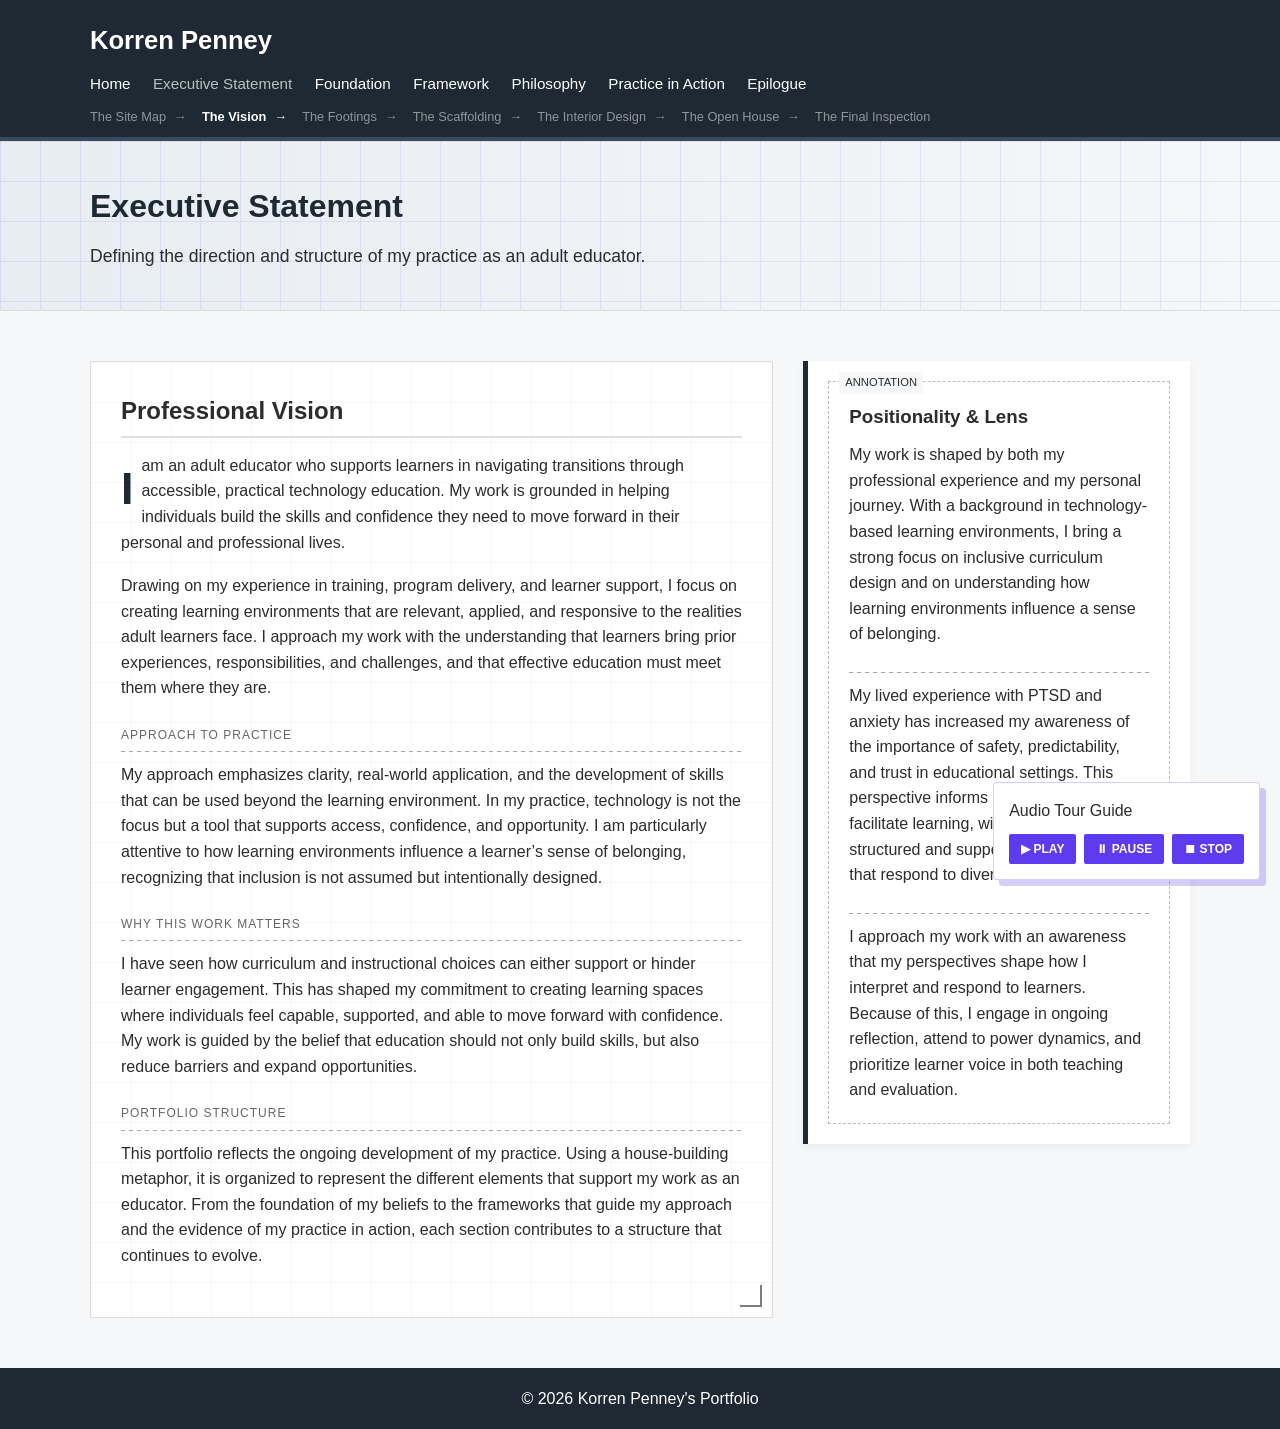
<file: wippages/executive-statement.html>
<!DOCTYPE html>
<html lang="en">
<head>
    <meta charset="UTF-8">
    <meta name="viewport" content="width=device-width, initial-scale=1.0">
    <title>Executive Statement | Korren Penney</title>
    <link rel="stylesheet" href="styles.css">
    <script src="playReadAloud.js"></script>
</head>
<body>

<header>
    <div class="container">
        <h1>Korren Penney</h1>

        <nav>
            <a href="index.html">Home</a>
            <a href="executive-statement.html" class="active">Executive Statement</a>
            <a href="foundation.html">Foundation</a>
            <a href="framework.html">Framework</a>
            <a href="philosophy-statement.html">Philosophy</a>
            <a href="evidence.html">Practice in Action</a>
            <a href="epilogue.html">Epilogue</a>
        </nav>

        <div class="progress-container">
            <ul class="progress-bar">
                <li class="completed">The Site Map</li>
                <li class="active">The Vision</li>
                <li>The Footings</li>
                <li>The Scaffolding</li>
                <li>The Interior Design</li>
                <li>The Open House</li>
                <li>The Final Inspection</li>
            </ul>
        </div>
    </div>
</header>
<!-- start read alound from here -->
<div class="read-aloud"> 
<section class="hero">
    <div class="container">
        <h2>Executive Statement</h2>
        <p>
            Defining the direction and structure of my practice as an adult educator.
        </p>
    </div>
</section>

<div class="container">
    <div class="content-wrapper">

        <!-- MAIN CONTENT -->
        <main class="main-content">
            <article class="statement-card">

                <h2>Professional Vision</h2>

                <p class="drop-cap">
                    I am an adult educator who supports learners in navigating transitions through accessible, practical technology education. My work is grounded in helping individuals build the skills and confidence they need to move forward in their personal and professional lives.
                </p>

                <p>
                    Drawing on my experience in training, program delivery, and learner support, I focus on creating learning environments that are relevant, applied, and responsive to the realities adult learners face. I approach my work with the understanding that learners bring prior experiences, responsibilities, and challenges, and that effective education must meet them where they are.
                </p>

                <div class="measurement-line">Approach to Practice</div>

                <p>
                    My approach emphasizes clarity, real-world application, and the development of skills that can be used beyond the learning environment. In my practice, technology is not the focus but a tool that supports access, confidence, and opportunity. I am particularly attentive to how learning environments influence a learner’s sense of belonging, recognizing that inclusion is not assumed but intentionally designed.
                </p>

                <div class="measurement-line">Why This Work Matters</div>

                <p>
                    I have seen how curriculum and instructional choices can either support or hinder learner engagement. This has shaped my commitment to creating learning spaces where individuals feel capable, supported, and able to move forward with confidence. My work is guided by the belief that education should not only build skills, but also reduce barriers and expand opportunities.
                </p>

                <div class="measurement-line">Portfolio Structure</div>

                <p>
                    This portfolio reflects the ongoing development of my practice. Using a house-building metaphor, it is organized to represent the different elements that support my work as an educator. From the foundation of my beliefs to the frameworks that guide my approach and the evidence of my practice in action, each section contributes to a structure that continues to evolve.
                </p>

            </article>
        </main>

        <!-- SIDEBAR -->
        <aside class="sidebar">

            <div class="positionality-box">
                <h3>Positionality & Lens</h3>

                <p>
                    My work is shaped by both my professional experience and my personal journey. With a background in technology-based learning environments, I bring a strong focus on inclusive curriculum design and on understanding how learning environments influence a sense of belonging.
                </p>

                <div class="measurement-line"></div>

                <p>
                    My lived experience with PTSD and anxiety has increased my awareness of the importance of safety, predictability, and trust in educational settings. This perspective informs how I design and facilitate learning, with a focus on creating structured and supportive environments that respond to diverse learner needs.
                </p>

                <div class="measurement-line"></div>

                <p>
                    I approach my work with an awareness that my perspectives shape how I interpret and respond to learners. Because of this, I engage in ongoing reflection, attend to power dynamics, and prioritize learner voice in both teaching and evaluation.
                </p>

            </div>

        </aside>

    </div>
</div>
</div>
<!-- end read aloud from here -->
<div class="audio-guide-controls">
    <span class="phase-tag" style="margin-bottom: 0;">Audio Tour Guide</span>
    <div class="button-group">
        <button onclick="playReadAloud()">▶ Play</button>
        <button onclick="pauseReadAloud()">⏸ Pause</button>
        <button onclick="stopReadAloud()">⏹ Stop</button>
        <!-- <button onclick="stopReadAloud()" style="background: var(--blueprint-line);">⏭ Skip</button> -->
    </div>
</div>
<footer>
    <p>&copy; <span id="year"></span> Korren Penney's Portfolio</p>
</footer>

<script>
    document.getElementById("year").innerHTML = new Date().getFullYear();
</script>

</body>
</html>
</file>
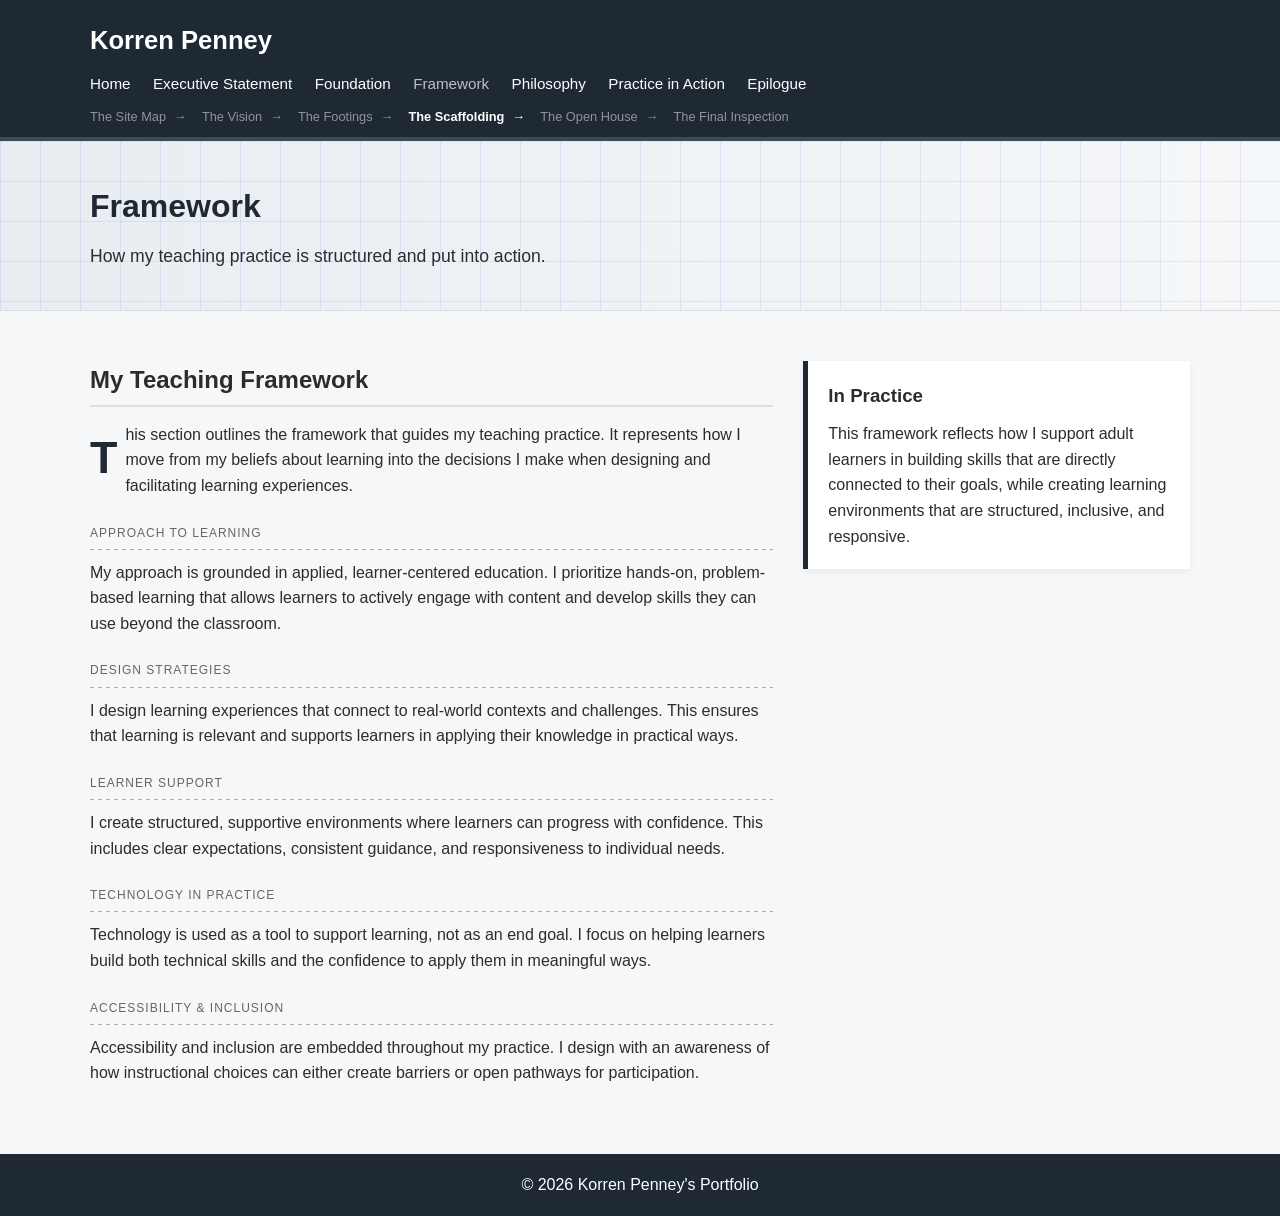
<file: wippages/framework.html>
<!DOCTYPE html>
<html lang="en">
<head>
    <meta charset="UTF-8">
    <meta name="viewport" content="width=device-width, initial-scale=1.0">
    <title>Framework | Korren Penney</title>
    <link rel="stylesheet" href="styles.css">
</head>
<body>
<header>
    <div class="container">
        <h1>Korren Penney</h1>
        <nav>
            <a href="index.html">Home</a>
            <a href="executive-statement.html">Executive Statement</a>
            <a href="foundation.html">Foundation</a>
            <a href="framework.html" class="active">Framework</a>
            <a href="philosophy-statement.html">Philosophy</a>
            <a href="evidence.html">Practice in Action</a>
            <a href="epilogue.html">Epilogue</a>
        </nav>
        <div class="progress-container">
            <ul class="progress-bar">
                <li class="completed">The Site Map</li>
                <li class="completed">The Vision</li>
                <li class="completed">The Footings</li>
                <li class="active">The Scaffolding</li>
                <li>The Open House</li>
                <li>The Final Inspection</li>
            </ul>
        </div>
    </div>
</header>
<section class="hero">
    <div class="container">
        <h2>Framework</h2>
        <p>How my teaching practice is structured and put into action.</p>
    </div>
</section>

<div class="container">
    <div class="content-wrapper">

        <main class="main-content">

            <h2>My Teaching Framework</h2>

            <p class="drop-cap">
                This section outlines the framework that guides my teaching practice. It represents how I move from my beliefs about 
                learning into the decisions I make when designing and facilitating learning experiences.
            </p>

            <div class="measurement-line">Approach to Learning</div>
            <p>
                My approach is grounded in applied, learner-centered education. I prioritize hands-on, problem-based learning that 
                allows learners to actively engage with content and develop skills they can use beyond the classroom.
            </p>

            <div class="measurement-line">Design Strategies</div>
            <p>
                I design learning experiences that connect to real-world contexts and challenges. This ensures that learning is relevant 
                and supports learners in applying their knowledge in practical ways.
            </p>

            <div class="measurement-line">Learner Support</div>
            <p>
                I create structured, supportive environments where learners can progress with confidence. This includes clear expectations, 
                consistent guidance, and responsiveness to individual needs.
            </p>

            <div class="measurement-line">Technology in Practice</div>
            <p>
                Technology is used as a tool to support learning, not as an end goal. I focus on helping learners build both technical 
                skills and the confidence to apply them in meaningful ways.
            </p>

            <div class="measurement-line">Accessibility & Inclusion</div>
            <p>
                Accessibility and inclusion are embedded throughout my practice. I design with an awareness of how instructional choices can 
                either create barriers or open pathways for participation.
            </p>

        </main>

        <aside class="sidebar">
            <h3>In Practice</h3>
            <p>
                This framework reflects how I support adult learners in building skills that are directly connected to their goals, while 
                creating learning environments that are structured, inclusive, and responsive.
            </p>
        </aside>

    </div>
</div>

<footer><p>&copy; <span id="year"></span> Korren Penney's Portfolio</p></footer>
<script>document.getElementById("year").innerHTML = new Date().getFullYear();</script>
</body>
</html>
</file>
<file: styles.css>
/* ============================================================
   ADED570 Portfolio: The House-Building Metaphor
   Korren Penney
   ============================================================ */
:root {
    --primary-blue: #5e3bee;
    --blueprint-line: #a5b4fc;
    --text-dark: #1c1c1c;
    --text-muted: #555555;
    --bg-light: #f9f9fb;
    --white: #ffffff;
    --font-main: 'Inter', -apple-system, sans-serif;
}

* { margin: 0; padding: 0; box-sizing: border-box; }
body { font-family: var(--font-main); color: var(--text-muted); line-height: 1.7; background-color: var(--white); overflow-x: hidden; }
.container { max-width: 1100px; margin: 0 auto; padding: 0 20px; }

/* --- Header & Nav --- */
header { padding: 40px 0 20px 0; background: var(--white); text-align: center; border-bottom: 1px solid #eee; }
header h1 { font-size: 1.4rem; color: var(--text-dark); text-transform: uppercase; letter-spacing: 2px; margin-bottom: 25px; }
nav { display: flex; justify-content: center; gap: 15px; flex-wrap: wrap; margin-bottom: 20px; }
nav a { text-decoration: none; color: var(--text-dark); font-weight: 600; font-size: 0.85rem; padding: 5px 12px; transition: 0.3s; }
nav a:hover, nav a.active { color: var(--primary-blue); border-bottom: 2px solid var(--primary-blue); }

/* --- Progress Bar --- */
.progress-container { margin: 20px auto 30px; overflow-x: auto; }
.progress-bar { display: flex; justify-content: space-between; list-style: none; position: relative; min-width: 650px; margin: 0 auto; padding-bottom: 10px; }
.progress-bar::before { content: ''; position: absolute; top: 10px; width: 100%; height: 2px; background: #e0e0e0; z-index: 1; }
.progress-bar li { position: relative; z-index: 2; font-size: 0.65rem; text-transform: uppercase; font-weight: 700; color: #bbb; flex: 1; text-align: center; }
.progress-bar li::before { content: ''; display: block; width: 20px; height: 20px; background: #fff; border: 2px solid #e0e0e0; border-radius: 50%; margin: 0 auto 8px auto; }
.progress-bar li.active { color: var(--primary-blue); }
.progress-bar li.active::before { background: var(--primary-blue); border-color: var(--primary-blue); }
.progress-bar li.completed::before { background: var(--blueprint-line); border-color: var(--blueprint-line); }

/* --- Hero & Blueprint Grid --- */
.hero { background-color: var(--bg-light); background-image: linear-gradient(rgba(165,180,252,0.1) 1px, transparent 1px), linear-gradient(90deg, rgba(165,180,252,0.1) 1px, transparent 1px); background-size: 20px 20px; padding: 60px 0; text-align: center; border-bottom: 2px solid var(--blueprint-line); margin-bottom: 40px; }
.hero h2 { font-size: 2.2rem; color: var(--text-dark); font-weight: 800; }

/* --- Slider Component --- */
.slider-container { position: relative; max-width: 900px; margin: 40px auto; overflow: hidden; background: var(--white); border: 1px solid #eee; border-radius: 4px; box-shadow: 10px 10px 0px var(--bg-light); }
.slider-wrapper { display: flex; transition: transform 0.5s cubic-bezier(0.4, 0, 0.2, 1); }
.timeline-slide { min-width: 100%; padding: 60px 80px; box-sizing: border-box; text-align: center; }
.timeline-slide h3 { font-size: 1.6rem; color: var(--text-dark); margin: 15px 0; }
.timeline-slide.stress-test { background-color: #fffafa; border-top: 4px solid #fca5a5; }
.slider-btn { position: absolute; top: 50%; transform: translateY(-50%); background: var(--primary-blue); color: white; border: none; padding: 12px 18px; cursor: pointer; font-size: 1.2rem; border-radius: 50%; z-index: 10; opacity: 0.8; transition: 0.3s; }
.slider-btn:hover { background: var(--text-dark); opacity: 1; }
.prev { left: 20px; }
.next { right: 20px; }

/* --- General Components --- */
.blueprint-header { display: flex; align-items: center; gap: 15px; margin-bottom: 25px; }
.blueprint-header::before { content: ''; width: 30px; height: 30px; border: 1px dashed var(--blueprint-line); flex-shrink: 0; }
.building-block { background: #fff; border: 1px solid #eee; padding: 30px; margin-bottom: 25px; }

.phase-tag {
    display: inline-block;
    font-size: 0.85rem;        /* Increased from 0.65rem */
    background: var(--primary-blue);
    color: #fff;
    padding: 4px 14px;        /* Increased padding for better "button" feel */
    border-radius: 3px;
    text-transform: uppercase;
    margin-bottom: 15px;
    font-weight: 700;
    letter-spacing: 1.5px;    /* Adds a modern, blueprint-style spacing */
    box-shadow: 2px 2px 0px var(--blueprint-line); /* Subtle accent shadow */
}
.highlight-block { border-left: 5px solid var(--primary-blue); background: linear-gradient(to right, #f0f4f8, #fff); }
.measurement-line { display: flex; align-items: center; text-align: center; color: var(--blueprint-line); font-size: 0.75rem; text-transform: uppercase; margin: 40px 0; }
.measurement-line::before, .measurement-line::after { content: ''; flex: 1; border-bottom: 1px dashed var(--blueprint-line); }
.measurement-line:not(:empty)::before { margin-right: 1em; }
.measurement-line:not(:empty)::after { margin-left: 1em; }

/* --- Layout --- */
.content-wrapper { display: flex; gap: 40px; padding: 20px 0; }
.main-content { flex: 2; }
.sidebar { flex: 1; background: var(--bg-light); padding: 30px; border-radius: 8px; border-top: 4px solid var(--primary-blue); height: fit-content; }
.research-highlight { background: #eff6ff; border-left: 4px solid var(--primary-blue); border-top: none; }

/* --- Footer --- */
footer { padding: 50px 0; text-align: center; background: #1c1c1c; color: #fff; margin-top: 40px; }

/* --- Responsive --- */
@media (max-width: 992px) { 
    .content-wrapper { flex-direction: column; } 
    .timeline-slide { padding: 40px 40px; }
}
@media (max-width: 600px) {
    .timeline-slide { padding: 40px 20px; }
    .slider-btn { padding: 8px 12px; font-size: 1rem; }
}
/* --- Video Embedding (Responsive) --- */
.video-container {
    position: relative;
    padding-bottom: 56.25%; /* Maintains 16:9 aspect ratio */
    height: 0;
    overflow: hidden;
    margin-top: 20px;
    border: 1px solid #eee;
    /* Adds the same blueprint-style shadow used in your artifact cards */
    box-shadow: 4px 4px 0px var(--bg-light); 
}

.video-container iframe {
    position: absolute;
    top: 0;
    left: 0;
    width: 100%;
    height: 100%;
}
/* ========================
   LIVED LENS SIDEBAR
======================== */

.lived-lens {
    border-top: 4px solid var(--primary-blue);
}

/* image container */
.lens-image {
    margin-top: 20px;
}

/* image styling */
.lens-image img {
    width: 100%;
    height: auto;
    border-radius: 6px;
    border: 2px solid #e0e0e0;
    margin-bottom: 8px;
}

/* caption */
.image-caption {
    font-size: 0.85rem;
    color: #555;
    line-height: 1.4;
}

/* optional subtle divider inside sidebar */
.lived-lens .measurement-line {
    margin: 20px 0;
}
/* ========================
   CLOSING MOMENT
======================== */

.closing-moment {
    margin-top: 50px;
    text-align: center;
    opacity: 0.9;
}

.closing-text {
    font-size: 0.95rem;
    color: var(--text-muted);
    font-style: italic;
    margin-top: 10px;
    letter-spacing: 0.5px;
}
/* ============================================================
   AUDIO TOUR CONTROLS (RESPONSIVE + TOGGLE + BLUEPRINT STYLE)
   ============================================================ */

.audio-guide-controls {
    position: fixed;
    bottom: 20px;
    right: 20px;
    background: var(--white);
    border: 1px solid var(--blueprint-line);
    border-radius: 6px;
    box-shadow: 6px 6px 0px var(--blueprint-line);
    z-index: 1000;

    display: flex;
    flex-direction: column;
    width: 240px;
    overflow: hidden;

    transition: all 0.3s ease;
}

/* --- HEADER --- */
.audio-header {
    display: flex;
    justify-content: space-between;
    align-items: center;
    padding: 12px;
    border-bottom: 1px dashed var(--blueprint-line);
    background: linear-gradient(to right, #f0f4f8, #fff);
}

/* Toggle button */
.toggle-btn {
    background: none;
    border: 1px solid var(--blueprint-line);
    padding: 4px 8px;
    cursor: pointer;
    font-size: 0.9rem;
    border-radius: 3px;
}

/* --- BODY --- */
.audio-body {
    padding: 12px;
}

/* Buttons */
.button-group {
    display: flex;
    gap: 8px;
}

.button-group button {
    flex: 1;
    background: var(--primary-blue);
    color: white;
    border: none;
    padding: 10px;
    font-size: 0.75rem;
    font-weight: 700;
    text-transform: uppercase;
    cursor: pointer;
    border-radius: 4px;
    transition: 0.2s;
}

.button-group button:hover {
    background: var(--text-dark);
}

/* --- COLLAPSED STATE --- */
.audio-guide-controls.collapsed {
    width: auto;
}

.audio-guide-controls.collapsed .audio-body {
    display: none;
}

/* ============================================================
   MOBILE VERSION
   ============================================================ */

@media (max-width: 768px) {

    .audio-guide-controls {
        left: 10px;
        right: 10px;
        bottom: 10px;
        width: auto;
        box-shadow: none;
    }

    .audio-header {
        padding: 10px;
    }

    .button-group {
        gap: 6px;
    }

    .button-group button {
        font-size: 0.8rem;
        padding: 12px;
    }
}
/* ============================================================
   RESPONSIVE NAV (HAMBURGER)
   ============================================================ */

/* Container alignment */
.nav-container {
    display: flex;
    justify-content: space-between;
    align-items: center;
}

/* Default nav (desktop) */
nav {
    display: flex;
    gap: 15px;
}

/* Hamburger button (hidden on desktop) */
.nav-toggle {
    display: none;
    font-size: 1.5rem;
    background: none;
    border: none;
    cursor: pointer;
}

/* ============================================================
   MOBILE NAV – LEFT ALIGNED + BLUEPRINT STYLE
   ============================================================ */

@media (max-width: 768px) {

    header {
        position: relative;
    }

    /* Show hamburger */
    .nav-toggle {
        display: block;
        border: 1px dashed var(--blueprint-line);
        padding: 4px 10px;
        border-radius: 4px;
        background: var(--white);
    }

    /* NAV PANEL */
    nav {
        position: absolute;
        top: 70px;
        left: 20px;   /* ← KEY CHANGE (was right) */

        width: 240px;

        background: var(--white);

        /* Blueprint grid background */
        background-image:
            linear-gradient(rgba(165,180,252,0.08) 1px, transparent 1px),
            linear-gradient(90deg, rgba(165,180,252,0.08) 1px, transparent 1px);
        background-size: 20px 20px;

        border: 1px solid var(--blueprint-line);
        border-radius: 6px;

        box-shadow: 6px 6px 0px var(--blueprint-line);

        flex-direction: column;
        gap: 12px;
        padding: 20px;

        display: none;
        z-index: 999;
    }

    /* OPEN STATE */
    nav.open {
        display: flex;
    }

    /* NAV LINKS */
    nav a {
        font-size: 0.9rem;
        font-weight: 600;
        color: var(--text-dark);
        text-decoration: none;
        padding-bottom: 5px;
        border-bottom: 1px dashed var(--blueprint-line);
    }

    nav a:last-child {
        border-bottom: none;
    }

    nav a:hover {
        color: var(--primary-blue);
    }
}
</file>
<file: wippages/styles-home.css>
/* ============================================================
   FINAL PORTFOLIO STYLES (WIP + Blueprint Overlay)
============================================================ */

/* ========================
   VARIABLES
======================== */
:root {
    --primary-blue: #5e3bee;
    --text-dark: #1f2933;
    --text-muted: #2c2c2c;
    --bg-light: #f5f7f9;
    --white: #ffffff;
    --grid-color: rgba(94, 59, 238, 0.15);
}

/* ========================
   RESET
======================== */
* {
    margin: 0;
    padding: 0;
    box-sizing: border-box;
}

body {
    font-family: "Segoe UI", Tahoma, Geneva, Verdana, sans-serif;
    line-height: 1.6;
    background-color: var(--bg-light);
    color: var(--text-muted);
}

/* ========================
   CONTAINER
======================== */
.container {
    width: 90%;
    max-width: 1100px;
    margin: 0 auto;
}

/* ========================
   HEADER
======================== */
header {
    background-color: #1f2933;
    color: #ffffff;
    padding: 20px 0 10px;
    border-bottom: 4px solid #3a4a5a;
}

header h1 {
    font-size: 1.6rem;
    margin-bottom: 10px;
}

/* NAV */
nav a {
    color: #ffffff;
    text-decoration: none;
    margin-right: 18px;
    font-size: 0.95rem;
}

nav a:hover,
nav a.active {
    opacity: 0.7;
}

/* ========================
   PROGRESS BAR
======================== */
.progress-container {
    margin-top: 10px;
}
.progress-bar {
    list-style: none;
    display: flex;
    flex-wrap: wrap;
    font-size: 0.8rem;
}

.progress-bar li {
    margin-right: 15px;
    opacity: 0.5;
}

.progress-bar li.active {
    opacity: 1;
    font-weight: 600;
}

.progress-bar li::after {
    content: "→";
    margin-left: 8px;
}

.progress-bar li:last-child::after {
    content: "";
}

/* ========================
   HERO (FIXED + GRID OVERLAY)
======================== */
.hero {
    position: relative;
    padding: 40px 0; /* consistent height */
    background: linear-gradient(to right, #e8edf2, #f5f7f9);
    border-bottom: 1px solid #dcdcdc;
    overflow: hidden;
}

/* GRID OVERLAY */
.hero::before {
    content: "";
    position: absolute;
    inset: 0;
    background-image:
        linear-gradient(to right, var(--grid-color) 1px, transparent 1px),
        linear-gradient(to bottom, var(--grid-color) 1px, transparent 1px);
    background-size: 40px 40px;
    opacity: 0.35; /* adjust if needed */
    z-index: 0;
}

/* ensure content sits above grid */
.hero .container {
    position: relative;
    z-index: 2;
}

/* HERO LAYOUT */
.hero-content {
    display: flex;
    align-items: flex-start; /* aligns image higher */
    justify-content: space-between;
    gap: 40px;
    flex-wrap: wrap;
}

/* HERO TEXT */
.hero-text h2 {
    font-size: 2rem;
    margin-bottom: 10px;
    color: var(--text-dark);
}

.hero-text p {
    font-size: 1.05rem;
    max-width: 500px;
}

/* ========================
   PROFILE IMAGE (FIXED)
======================== */
.hero-image {
    flex-shrink: 0;
    display: flex;
    justify-content: flex-end;
    align-self: flex-start;
    margin-top: 5px; /* fine-tune vertical position */
}

.hero-image img {
    width: 130px;  /* adjust size here */
    height: 130px;
    object-fit: cover;
    border-radius: 50%;
    border: 3px solid #1f2933;
}

/* ========================
   MAIN LAYOUT
======================== */
.content-wrapper {
    display: flex;
    gap: 30px;
    margin: 50px 0;
    flex-wrap: wrap;
}

.main-content {
    flex: 2;
}

.main-content h2 {
    font-size: 1.5rem;
    margin-bottom: 15px;
    border-bottom: 2px solid #e0e0e0;
    padding-bottom: 5px;
}

.main-content p {
    margin-bottom: 18px;
}

/* ========================
   SIDEBAR
======================== */
.sidebar {
    flex: 1;
    background-color: #ffffff;
    padding: 20px;
    border-left: 5px solid #1f2933;
    box-shadow: 0 3px 8px rgba(0,0,0,0.05);
}

/* ========================
   FOOTER
======================== */
footer {
    background-color: #1f2933;
    color: #ffffff;
    text-align: center;
    padding: 18px 0;
    margin-top: 40px;
}

/* ========================
   RESPONSIVE
======================== */
@media (max-width: 768px) {
    .hero-content {
        flex-direction: column;
        text-align: center;
    }

    .hero-image {
        justify-content: center;
        margin-top: 20px;
    }

    .content-wrapper {
        flex-direction: column;
    }
}
/* --- Audio Tour Controls --- */
.audio-guide-controls {
    position: fixed;
    bottom: 20px;
    right: 20px;
    background: var(--white);
    padding: 15px;
    border: 1px solid var(--blueprint-line);
    border-radius: 4px;
    box-shadow: 6px 6px 0px var(--blueprint-line);
    z-index: 1000;
    display: flex;
    flex-direction: column;
    gap: 10px;
}

.audio-guide-controls .button-group {
    display: flex;
    gap: 8px;
}

.audio-guide-controls button {
    background: var(--primary-blue);
    color: white;
    border: none;
    padding: 8px 12px;
    font-size: 0.75rem;
    font-weight: 700;
    text-transform: uppercase;
    cursor: pointer;
    border-radius: 2px;
    transition: 0.2s;
}

.audio-guide-controls button:hover {
    background: var(--text-dark);
}
</file>
<file: evidence.css>
/* ============================================================
   PRACTICE IN ACTION (EVIDENCE PAGE)
   CLEAN LAYOUT + SIDEBAR SLIDER FIX
   ============================================================ */

/* --- Layout: 70 / 30 --- */
.content-wrapper {
    display: flex;
    gap: 40px;
    align-items: flex-start;
}

.main-content {
    flex: 0 0 70%;
    max-width: 70%;
}

.references-aside {
    flex: 0 0 30%;
    max-width: 30%;
    position: sticky;
    top: 20px;
    align-self: flex-start;
}

/* --- Sidebar --- */
.references-aside {
    background: var(--bg-light);
    padding: 25px;
    border-top: 4px solid var(--primary-blue);
    border-radius: 8px;
}

/* Label */
.references-aside .phase-tag {
    margin-bottom: 10px;
    display: inline-block;
}

/* Heading */
.references-aside h3 {
    margin-bottom: 10px;
    font-size: 1.1rem;
}

/* Intro */
.references-intro {
    font-size: 0.85rem;
    color: var(--text-muted);
    margin-bottom: 20px;
}

/* ============================================================
   SIDEBAR SLIDER (FIXED VERSION)
   ============================================================ */

.small-slider {
    display: flex;
    flex-direction: column;
    max-width: 100%;
    border: 1px solid #eee;
    border-radius: 4px;
    background: var(--white);
    overflow: hidden;
}

/* Slide area */
.slider-wrapper {
    display: flex;
    transition: transform 0.4s ease;
}

/* Slides */
.small-slider .timeline-slide {
    min-width: 100%;
    padding: 18px;
    font-size: 0.85rem;
    line-height: 1.5;
    text-align: left;
}

/* --- CONTROLS BELOW (KEY FIX) --- */
.slider-controls {
    display: flex;
    justify-content: space-between;
    gap: 10px;
    padding: 12px 15px;
    border-top: 1px solid #eee;
}

/* Buttons (no absolute positioning anymore) */
.small-slider .slider-btn {
    position: static;
    transform: none;
    background: var(--primary-blue);
    color: white;
    border: none;
    padding: 6px 12px;
    font-size: 0.85rem;
    border-radius: 4px;
    cursor: pointer;
    opacity: 0.9;
    transition: 0.2s ease;
}

.small-slider .slider-btn:hover {
    opacity: 1;
}

/* ============================================================
   MAIN CONTENT POLISH
   ============================================================ */

.main-content .building-block {
    margin-bottom: 30px;
}

.intro-text {
    margin-bottom: 25px;
    font-size: 1rem;
}

.video-container iframe {
    border-radius: 4px;
}

/* --- Closing --- */
.closing-moment {
    margin-top: 50px;
    text-align: center;
}

.closing-text {
    font-size: 0.95rem;
    color: var(--text-muted);
    font-style: italic;
    margin-top: 10px;
}

/* ============================================================
   RESPONSIVE
   ============================================================ */

@media (max-width: 992px) {

    .content-wrapper {
        flex-direction: column;
    }

    .main-content,
    .references-aside {
        flex: 100%;
        max-width: 100%;
    }

    .references-aside {
        position: static;
        margin-top: 40px;
    }
}
</file>
<file: wippages/styles.css>
/* ============================================================
   FINAL MERGED STYLES (WIP + Blueprint System)
   Korren Penney Portfolio
============================================================ */

/* ========================
   VARIABLES
======================== */
:root {
    --primary-blue: #5e3bee;
    --blueprint-line: rgba(94, 59, 238, 0.25);
    --text-dark: #1f2933;
    --text-muted: #2c2c2c;
    --bg-light: #f5f7f9;
    --white: #ffffff;
    --font-main: "Segoe UI", Tahoma, Geneva, Verdana, sans-serif;
}

/* ========================
   RESET & BASE
======================== */
* {
    margin: 0;
    padding: 0;
    box-sizing: border-box;
}

body {
    font-family: var(--font-main);
    line-height: 1.6;
    background-color: var(--bg-light);
    color: var(--text-muted);
}

/* Container */
.container {
    width: 90%;
    max-width: 1100px;
    margin: 0 auto;
}

/* ========================
   HEADER
======================== */
header {
    background-color: #1f2933;
    color: #ffffff;
    padding: 20px 0 10px;
    border-bottom: 4px solid #3a4a5a;
}

header h1 {
    font-size: 1.6rem;
    margin-bottom: 10px;
}

/* Navigation */
nav {
    margin-bottom: 10px;
}

nav a {
    color: #ffffff;
    text-decoration: none;
    margin-right: 18px;
    font-size: 0.95rem;
    transition: opacity 0.2s ease;
}

nav a:hover,
nav a.active {
    opacity: 0.7;
}

/* ========================
   PROGRESS BAR
======================== */
.progress-container {
    margin-top: 10px;
}

.progress-bar {
    list-style: none;
    display: flex;
    flex-wrap: wrap;
    font-size: 0.8rem;
}

.progress-bar li {
    margin-right: 15px;
    opacity: 0.5;
}

.progress-bar li.active {
    opacity: 1;
    font-weight: 600;
}

.progress-bar li::after {
    content: "→";
    margin-left: 8px;
}

.progress-bar li:last-child::after {
    content: "";
}

/* ========================
   HERO (with blueprint grid)
======================== */
.hero {
    position: relative;
    padding: 40px 0;
    background: linear-gradient(to right, #e8edf2, #f5f7f9);
    overflow: hidden;
    border-bottom: 1px solid #dcdcdc;
}

/* blueprint grid overlay */
.hero::before {
    content: "";
    position: absolute;
    inset: 0;
    background-image:
        linear-gradient(to right, var(--blueprint-line) 1px, transparent 1px),
        linear-gradient(to bottom, var(--blueprint-line) 1px, transparent 1px);
    background-size: 40px 40px;
    opacity: 0.4;
    z-index: 0;
}

.hero .container {
    position: relative;
    z-index: 2;
}

/* Hero text */
.hero h2 {
    font-size: 2rem;
    margin-bottom: 10px;
    color: var(--text-dark);
}

.hero p {
    font-size: 1.1rem;
}
/* ========================
   PROFILE IMAGE (FIXED + CLEAN)
======================== */

/* container stays aligned right */
.hero-image {
    flex-shrink: 0;
    display: flex;
    justify-content: flex-end;
    align-self: flex-start;
    margin-top: 5px;  
}

/* actual image */
.hero-image img {
    width: 180px;
    height: 180px;
    object-fit: cover;
    border-radius: 50%;
    border: 4px solid #1f2933;
    box-shadow: 0 4px 10px rgba(0,0,0,0.1);
}
/* ========================
   LAYOUT
======================== */
.content-wrapper {
    display: flex;
    gap: 30px;
    margin: 50px 0;
    align-items: flex-start;
    flex-wrap: wrap;
}

.main-content {
    flex: 2;
}

.main-content h2 {
    font-size: 1.5rem;
    margin-bottom: 15px;
    border-bottom: 2px solid #e0e0e0;
    padding-bottom: 5px;
}

.main-content p {
    margin-bottom: 18px;
}

/* ========================
   STATEMENT CARD (Blueprint feel)
======================== */
.statement-card {
    background: var(--white);
    padding: 30px;
    border: 1px solid #ddd;
    position: relative;
}

/* subtle grid inside card */
.statement-card::before {
    content: "";
    position: absolute;
    inset: 0;
    background-image:
        linear-gradient(to right, rgba(0,0,0,0.03) 1px, transparent 1px),
        linear-gradient(to bottom, rgba(0,0,0,0.03) 1px, transparent 1px);
    background-size: 40px 40px;
    z-index: 0;
}

.statement-card > * {
    position: relative;
    z-index: 2;
}

/* corner accents */
.statement-card::after {
    content: "";
    position: absolute;
    width: 20px;
    height: 20px;
    bottom: 10px;
    right: 10px;
    border-bottom: 2px solid #1f2933;
    border-right: 2px solid #1f2933;
    opacity: 0.6;
}

/* ========================
   MEASUREMENT LINE
======================== */
.measurement-line {
    font-size: 0.75rem;
    text-transform: uppercase;
    letter-spacing: 1px;
    margin: 25px 0 10px;
    color: #666;
}

.measurement-line::after {
    content: "";
    display: block;
    height: 1px;
    margin-top: 6px;
    background: repeating-linear-gradient(
        to right,
        #aaa,
        #aaa 4px,
        transparent 4px,
        transparent 8px
    );
}

/* ========================
   DROP CAP
======================== */
.drop-cap::first-letter {
    float: left;
    font-size: 2.8rem;
    margin-right: 8px;
    font-weight: bold;
    color: var(--text-dark);
}

/* ========================
   SIDEBAR
======================== */
.sidebar {
    flex: 1;
    background-color: #ffffff;
    padding: 20px;
    border-left: 5px solid #1f2933;
    box-shadow: 0 3px 8px rgba(0,0,0,0.05);
}

.sidebar h3 {
    margin-bottom: 10px;
}

/* positionality box */
.positionality-box {
    border: 1px dashed #bbb;
    padding: 20px;
    position: relative;
}

.positionality-box::before {
    content: "ANNOTATION";
    position: absolute;
    top: -10px;
    left: 10px;
    background: var(--bg-light);
    font-size: 0.7rem;
    padding: 2px 6px;
}

/* ========================
   FOOTER
======================== */
footer {
    background-color: #1f2933;
    color: #ffffff;
    text-align: center;
    padding: 18px 0;
    margin-top: 40px;
}

/* ========================
   RESPONSIVE
======================== */
@media (max-width: 768px) {
    .content-wrapper {
        flex-direction: column;
    }

    nav {
        margin-top: 10px;
    }
}
/* --- Audio Tour Controls --- */
.audio-guide-controls {
    position: fixed;
    bottom: 20px;
    right: 20px;
    background: var(--white);
    padding: 15px;
    border: 1px solid var(--blueprint-line);
    border-radius: 4px;
    box-shadow: 6px 6px 0px var(--blueprint-line);
    z-index: 1000;
    display: flex;
    flex-direction: column;
    gap: 10px;
}

.audio-guide-controls .button-group {
    display: flex;
    gap: 8px;
}

.audio-guide-controls button {
    background: var(--primary-blue);
    color: white;
    border: none;
    padding: 8px 12px;
    font-size: 0.75rem;
    font-weight: 700;
    text-transform: uppercase;
    cursor: pointer;
    border-radius: 2px;
    transition: 0.2s;
}

.audio-guide-controls button:hover {
    background: var(--text-dark);
}
</file>
